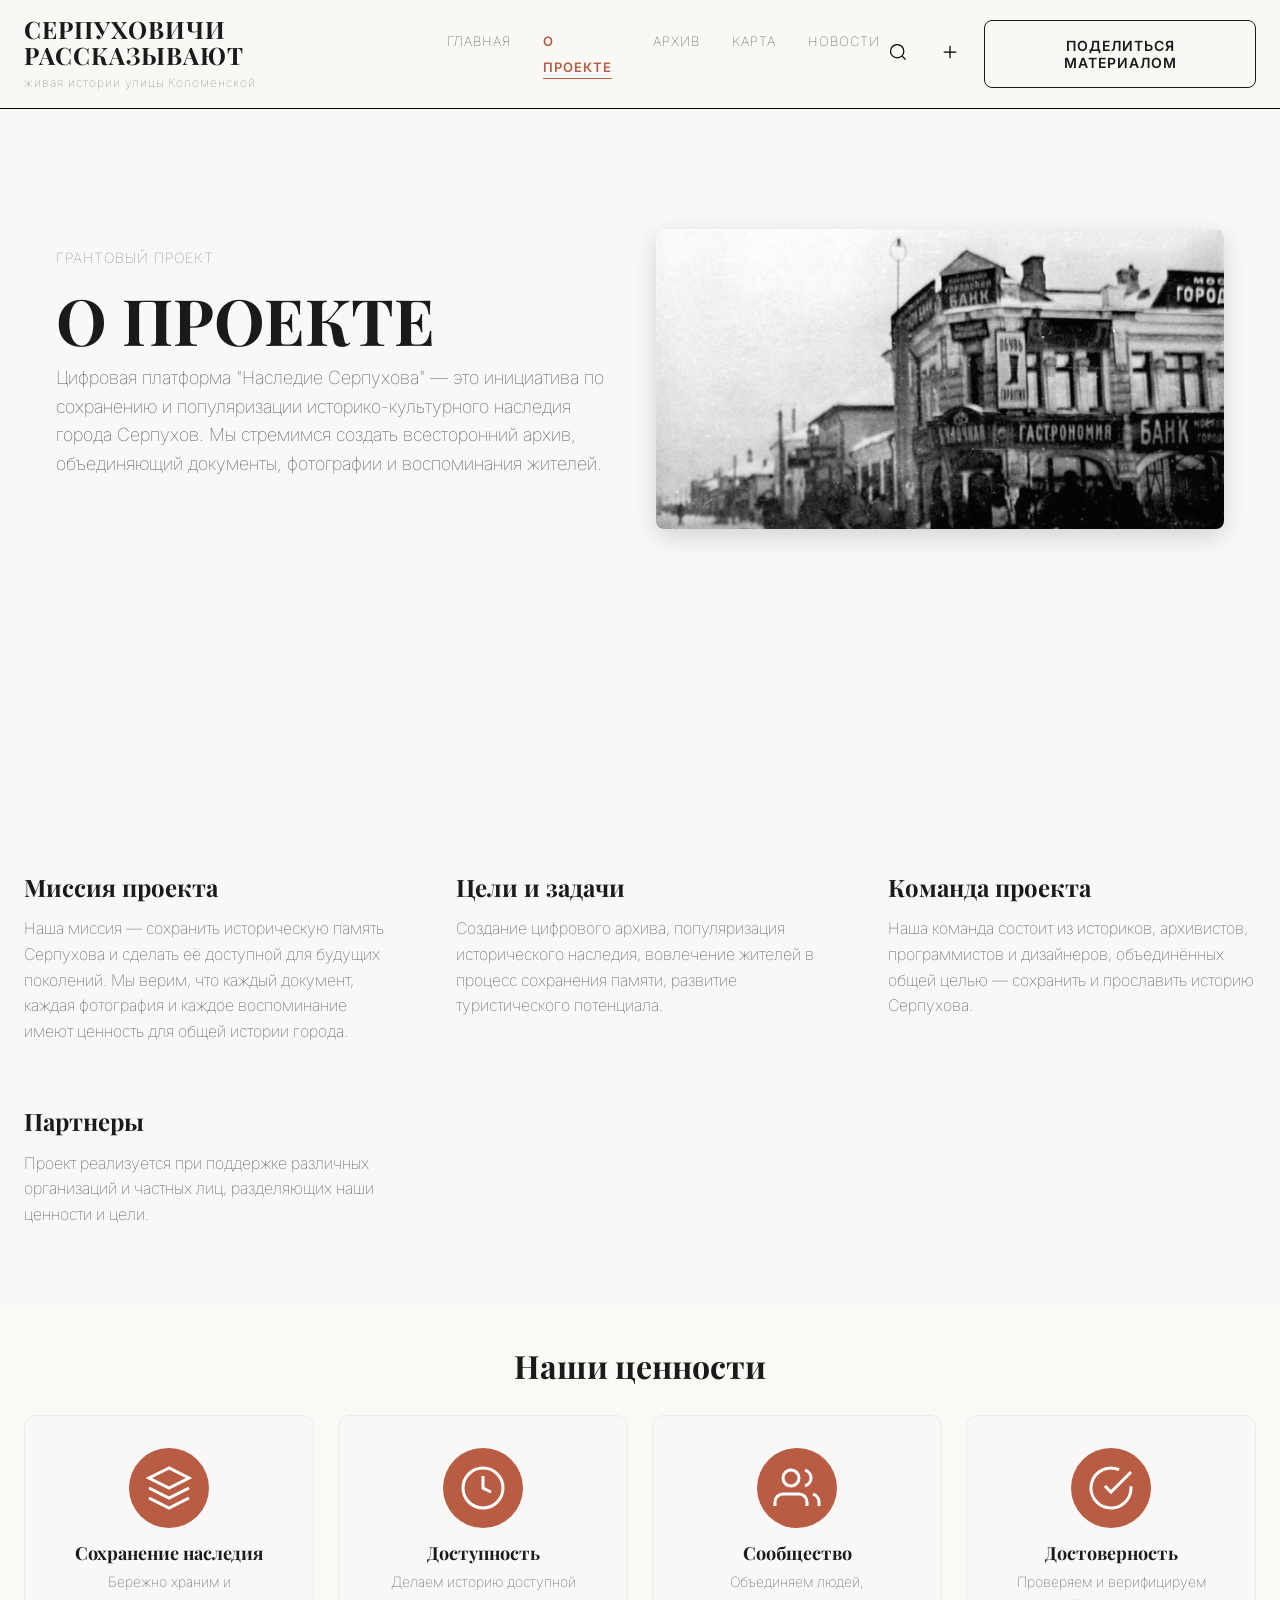
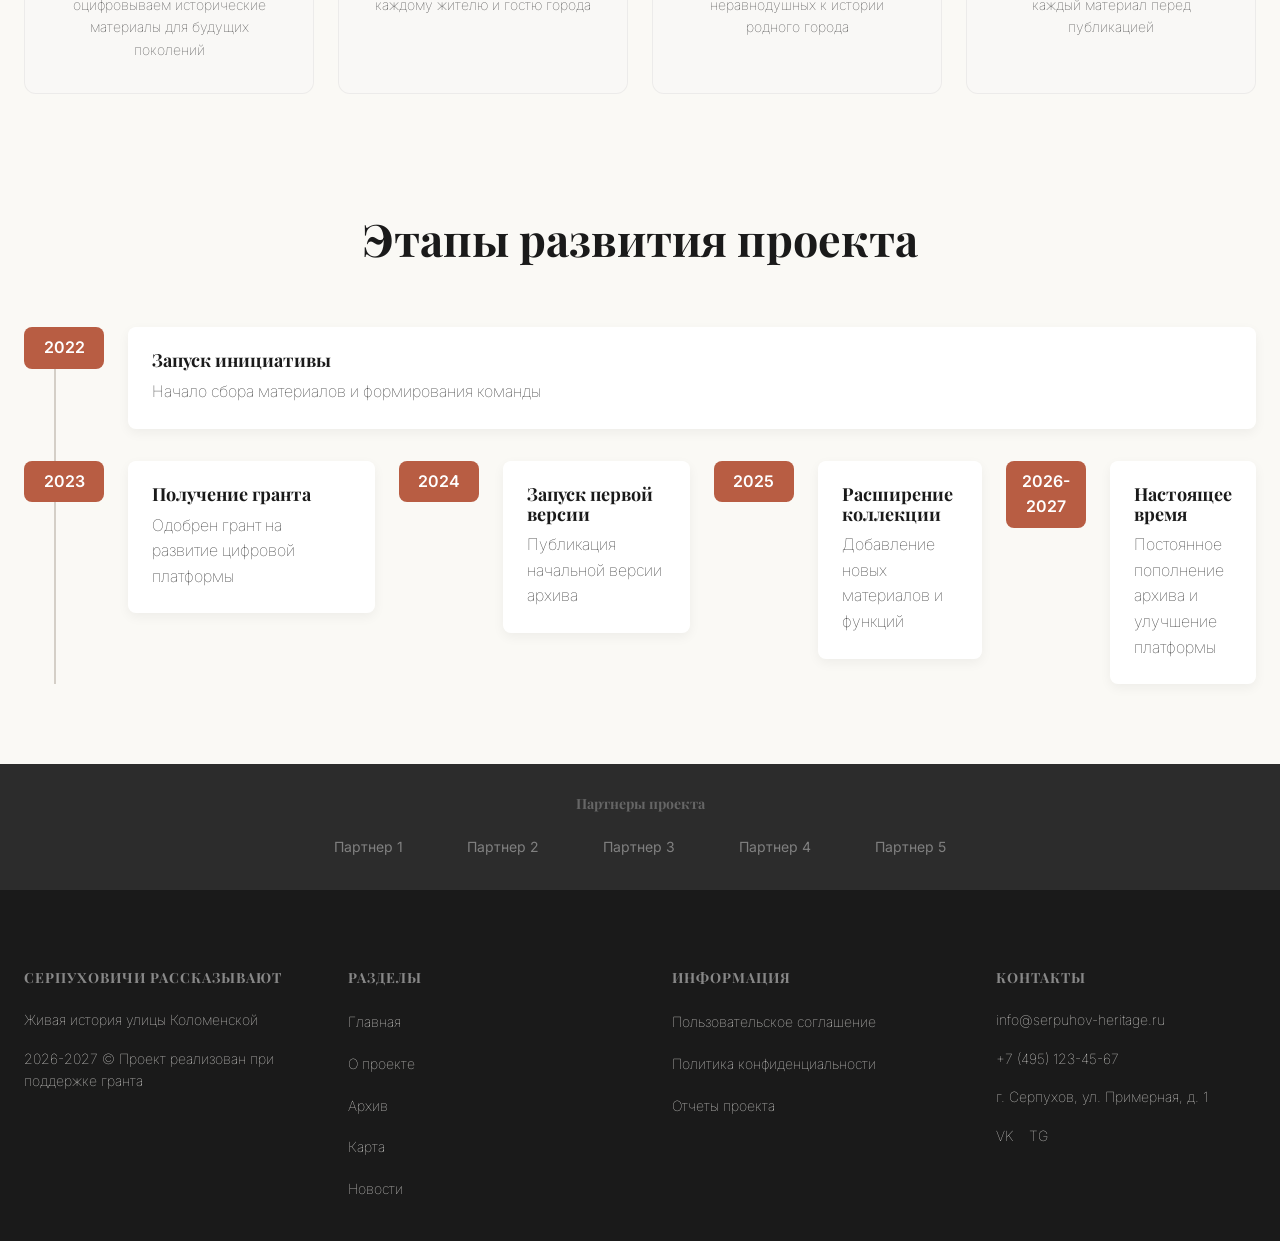
<file: about.html>
<!DOCTYPE html>
<html lang="ru">
<head>
    <meta charset="UTF-8">
    <meta name="viewport" content="width=device-width, initial-scale=1.0">
    <title>О проекте - Серпуховичи рассказывают</title>
    <link rel="stylesheet" href="css/styles.css">
    <link rel="stylesheet" href="css/animations.css">
    <link href="https://fonts.googleapis.com/css2?family=Playfair+Display:wght@400;700&family=Inter:wght@400;500;600&display=swap" rel="stylesheet">
</head>
<body>
    <main>
        <section class="hero about-hero">
            <div class="container">
                <div class="hero__content">
                    <div class="hero__text">
                        <span class="tag">ГРАНТОВЫЙ ПРОЕКТ</span>
                        <h1 class="hero__title">О ПРОЕКТЕ</h1>
                        <p class="hero__description">
                            Цифровая платформа "Наследие Серпухова" — это инициатива по сохранению и популяризации
                            историко-культурного наследия города Серпухов. Мы стремимся создать всесторонний архив,
                            объединяющий документы, фотографии и воспоминания жителей.
                        </p>
                    </div>
                    <div class="hero__image">
                        <img src="images/Вид на Коломенскую улицу.jpg" alt="Серпухов исторический" loading="lazy">
                    </div>
                </div>
            </div>
        </section>

        <section class="about-content">
            <div class="container">
                <div class="about-grid">
                    <div class="about-item">
                        <h3>Миссия проекта</h3>
                        <p>
                            Наша миссия — сохранить историческую память Серпухова и сделать её доступной для
                            будущих поколений. Мы верим, что каждый документ, каждая фотография и каждое
                            воспоминание имеют ценность для общей истории города.
                        </p>
                    </div>

                    <div class="about-item">
                        <h3>Цели и задачи</h3>
                        <p>
                            Создание цифрового архива, популяризация исторического наследия,
                            вовлечение жителей в процесс сохранения памяти, развитие туристического потенциала.
                        </p>
                    </div>

                    <div class="about-item">
                        <h3>Команда проекта</h3>
                        <p>
                            Наша команда состоит из историков, архивистов, программистов и дизайнеров,
                            объединённых общей целью — сохранить и прославить историю Серпухова.
                        </p>
                    </div>

                    <div class="about-item">
                        <h3>Партнеры</h3>
                        <p>
                            Проект реализуется при поддержке различных организаций и частных лиц,
                            разделяющих наши ценности и цели.
                        </p>
                    </div>
                </div>
            </div>
        </section>

        <section class="values-section">
            <div class="container">
                <h2>Наши ценности</h2>
                <div class="values-grid">
                    <div class="value-card">
                        <div class="value-icon">
                            <svg width="48" height="48" viewBox="0 0 24 24" fill="none" stroke="currentColor" stroke-width="1.5">
                                <path d="M12 2L2 7l10 5 10-5-10-5z"></path>
                                <path d="M2 17l10 5 10-5"></path>
                                <path d="M2 12l10 5 10-5"></path>
                            </svg>
                        </div>
                        <h4>Сохранение наследия</h4>
                        <p>Бережно храним и оцифровываем исторические материалы для будущих поколений</p>
                    </div>

                    <div class="value-card">
                        <div class="value-icon">
                            <svg width="48" height="48" viewBox="0 0 24 24" fill="none" stroke="currentColor" stroke-width="1.5">
                                <circle cx="12" cy="12" r="10"></circle>
                                <path d="M12 6v6l4 2"></path>
                            </svg>
                        </div>
                        <h4>Доступность</h4>
                        <p>Делаем историю доступной каждому жителю и гостю города</p>
                    </div>

                    <div class="value-card">
                        <div class="value-icon">
                            <svg width="48" height="48" viewBox="0 0 24 24" fill="none" stroke="currentColor" stroke-width="1.5">
                                <path d="M17 21v-2a4 4 0 0 0-4-4H5a4 4 0 0 0-4 4v2"></path>
                                <circle cx="9" cy="7" r="4"></circle>
                                <path d="M23 21v-2a4 4 0 0 0-3-3.87"></path>
                                <path d="M16 3.13a4 4 0 0 1 0 7.75"></path>
                            </svg>
                        </div>
                        <h4>Сообщество</h4>
                        <p>Объединяем людей, неравнодушных к истории родного города</p>
                    </div>

                    <div class="value-card">
                        <div class="value-icon">
                            <svg width="48" height="48" viewBox="0 0 24 24" fill="none" stroke="currentColor" stroke-width="1.5">
                                <path d="M22 11.08V12a10 10 0 1 1-5.93-9.14"></path>
                                <polyline points="22 4 12 14.01 9 11.01"></polyline>
                            </svg>
                        </div>
                        <h4>Достоверность</h4>
                        <p>Проверяем и верифицируем каждый материал перед публикацией</p>
                    </div>
                </div>
            </div>
        </section>

        <section class="timeline">
            <div class="container">
                <h2>Этапы развития проекта</h2>
                <div class="timeline-content">
                    <div class="timeline-item">
                        <div class="timeline-date">2022</div>
                        <div class="timeline-event">
                            <h4>Запуск инициативы</h4>
                            <p>Начало сбора материалов и формирования команды</p>
                        </div>
                    </div>
                    
                    <div class="timeline-item">
                        <div class="timeline-date">2023</div>
                        <div class="timeline-event">
                            <h4>Получение гранта</h4>
                            <p>Одобрен грант на развитие цифровой платформы</p>
                        </div>
                    
                    <div class="timeline-item">
                        <div class="timeline-date">2024</div>
                        <div class="timeline-event">
                            <h4>Запуск первой версии</h4>
                            <p>Публикация начальной версии архива</p>
                        </div>
                    
                    <div class="timeline-item">
                        <div class="timeline-date">2025</div>
                        <div class="timeline-event">
                            <h4>Расширение коллекции</h4>
                            <p>Добавление новых материалов и функций</p>
                        </div>
                    
                    <div class="timeline-item">
                        <div class="timeline-date">2026-2027</div>
                        <div class="timeline-event">
                            <h4>Настоящее время</h4>
                            <p>Постоянное пополнение архива и улучшение платформы</p>
                        </div>
                    </div>
                </div>
            </div>
        </section>
    </main>

    <!-- Modal Search -->
    <div id="search-modal" class="search-modal">
        <div class="search-modal__content">
            <button class="search-modal__close" aria-label="Закрыть поиск">&times;</button>
            <div class="search-modal__input-wrapper">
                <input type="text" id="global-search-input" placeholder="Поиск по архиву, новостям и карте..." autofocus>
                <svg width="24" height="24" viewBox="0 0 24 24" fill="none" stroke="currentColor" stroke-width="2">
                    <circle cx="11" cy="11" r="8"></circle>
                    <line x1="21" y1="21" x2="16.65" y2="16.65"></line>
                </svg>
            </div>
            <div id="search-modal-results" class="search-modal__results">
                <!-- Results will be injected here -->
            </div>
        </div>
    </div>

    <!-- Modal Share Form -->
    <div id="share-modal" class="search-modal share-modal">
        <div class="search-modal__content share-modal__content" style="background: white; border-radius: 8px; padding: 24px; position: relative;">
            <button class="search-modal__close share-modal__close" aria-label="Закрыть" style="top: 10px; right: 10px;">&times;</button>
            <div class="participation-text" style="margin-bottom: 24px; text-align: center;">
                <h2>Поделиться материалом</h2>
                <p style="font-size: 14px; color: #666;">Станьте соавтором цифрового архива. Заполните форму ниже.</p>
            </div>
            <div class="participation-form">
                <form class="form">
                    <input type="text" placeholder="Ваше имя" class="form-input">
                    <input type="email" placeholder="Email для связи" class="form-input">
                    <textarea placeholder="Расскажите о материале" class="form-textarea" style="min-height: 80px;"></textarea>

                    <div class="upload-area" style="padding: 16px;">
                        <svg width="24" height="24" viewBox="0 0 24 24" fill="none" stroke="currentColor" stroke-width="2">
                            <path d="M21 15v4a2 2 0 0 1-2 2H5a2 2 0 0 1-2-2v-4"></path>
                            <polyline points="17 8 12 3 7 8"></polyline>
                            <line x1="12" y1="3" x2="12" y2="15"></line>
                        </svg>
                        <p style="font-size: 12px;">Нажмите или перетащите файлы сюда</p>
                    </div>

                    <button type="submit" class="btn btn--primary btn--full" style="margin-top: 16px;">Отправить на модерацию</button>
                </form>
            </div>
        </div>
    </div>

    <script src="js/index.js" type="module"></script>
</body>

</html>
</file>
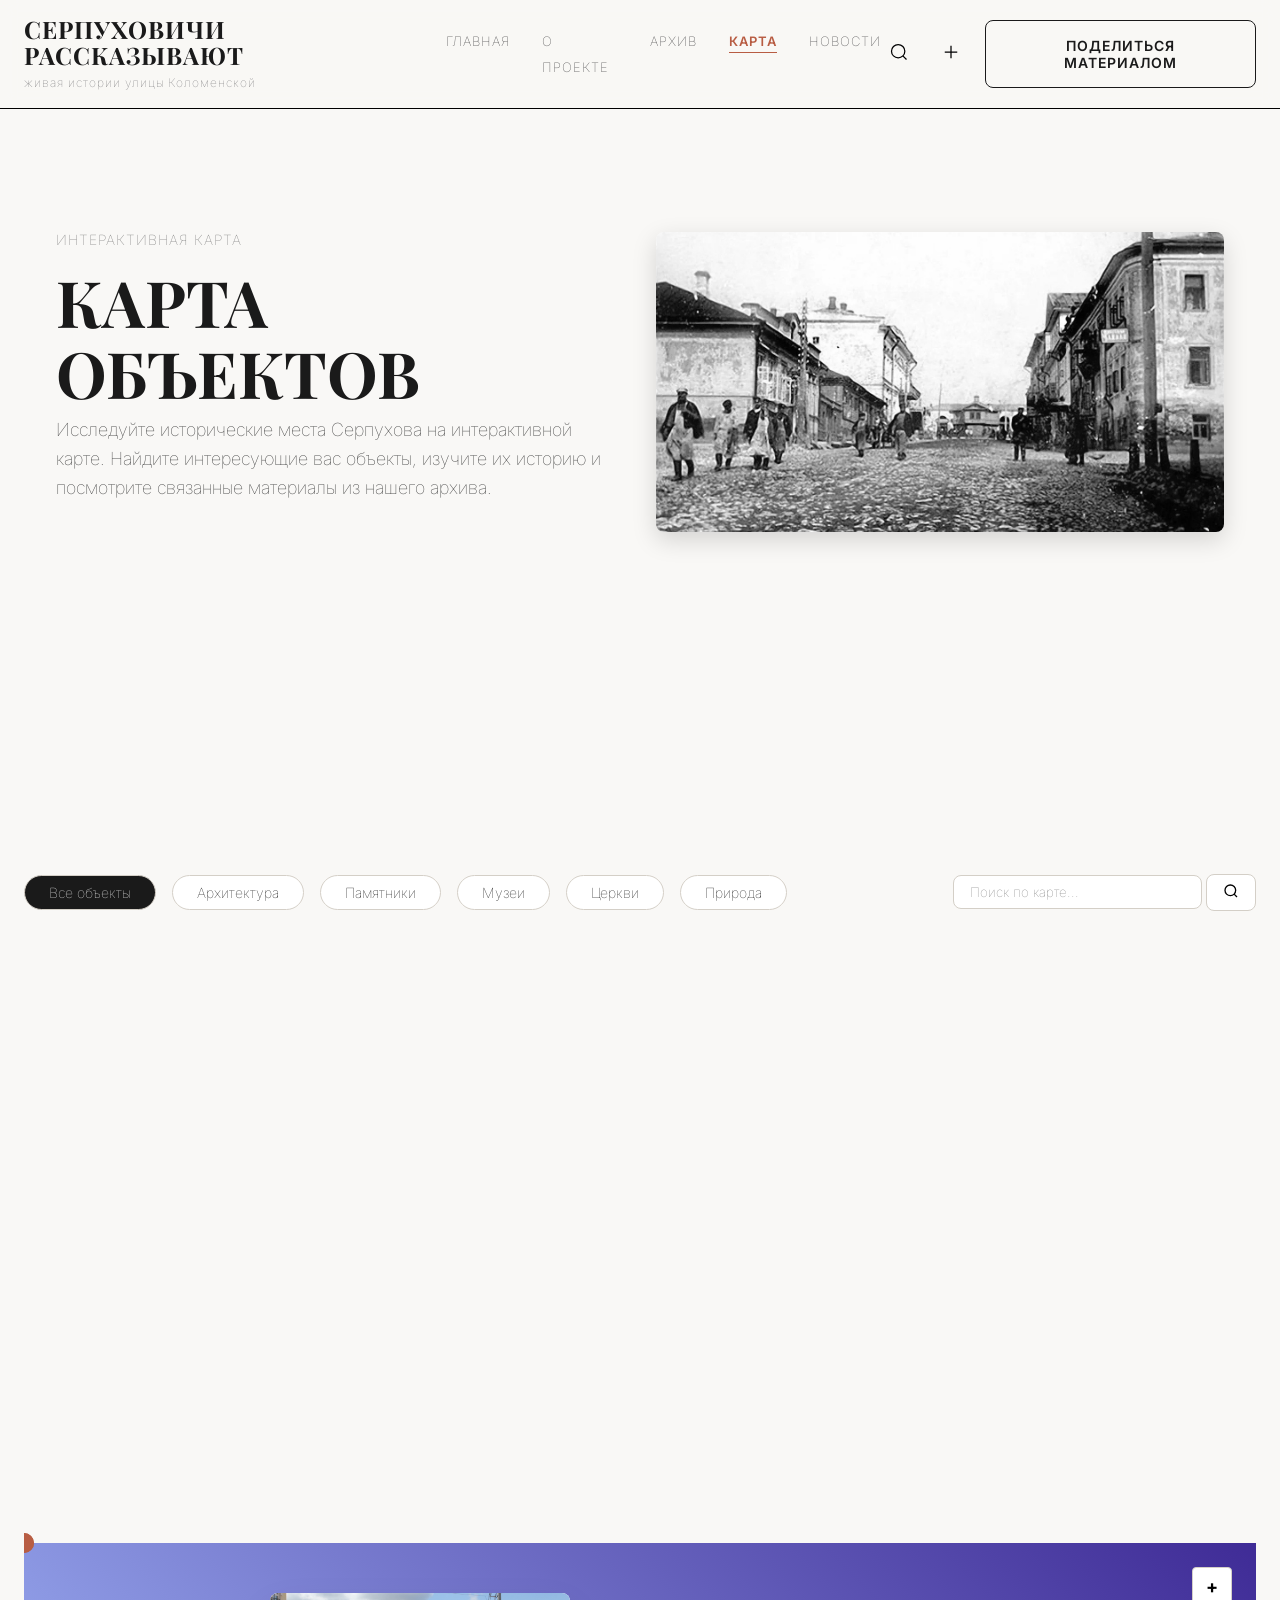
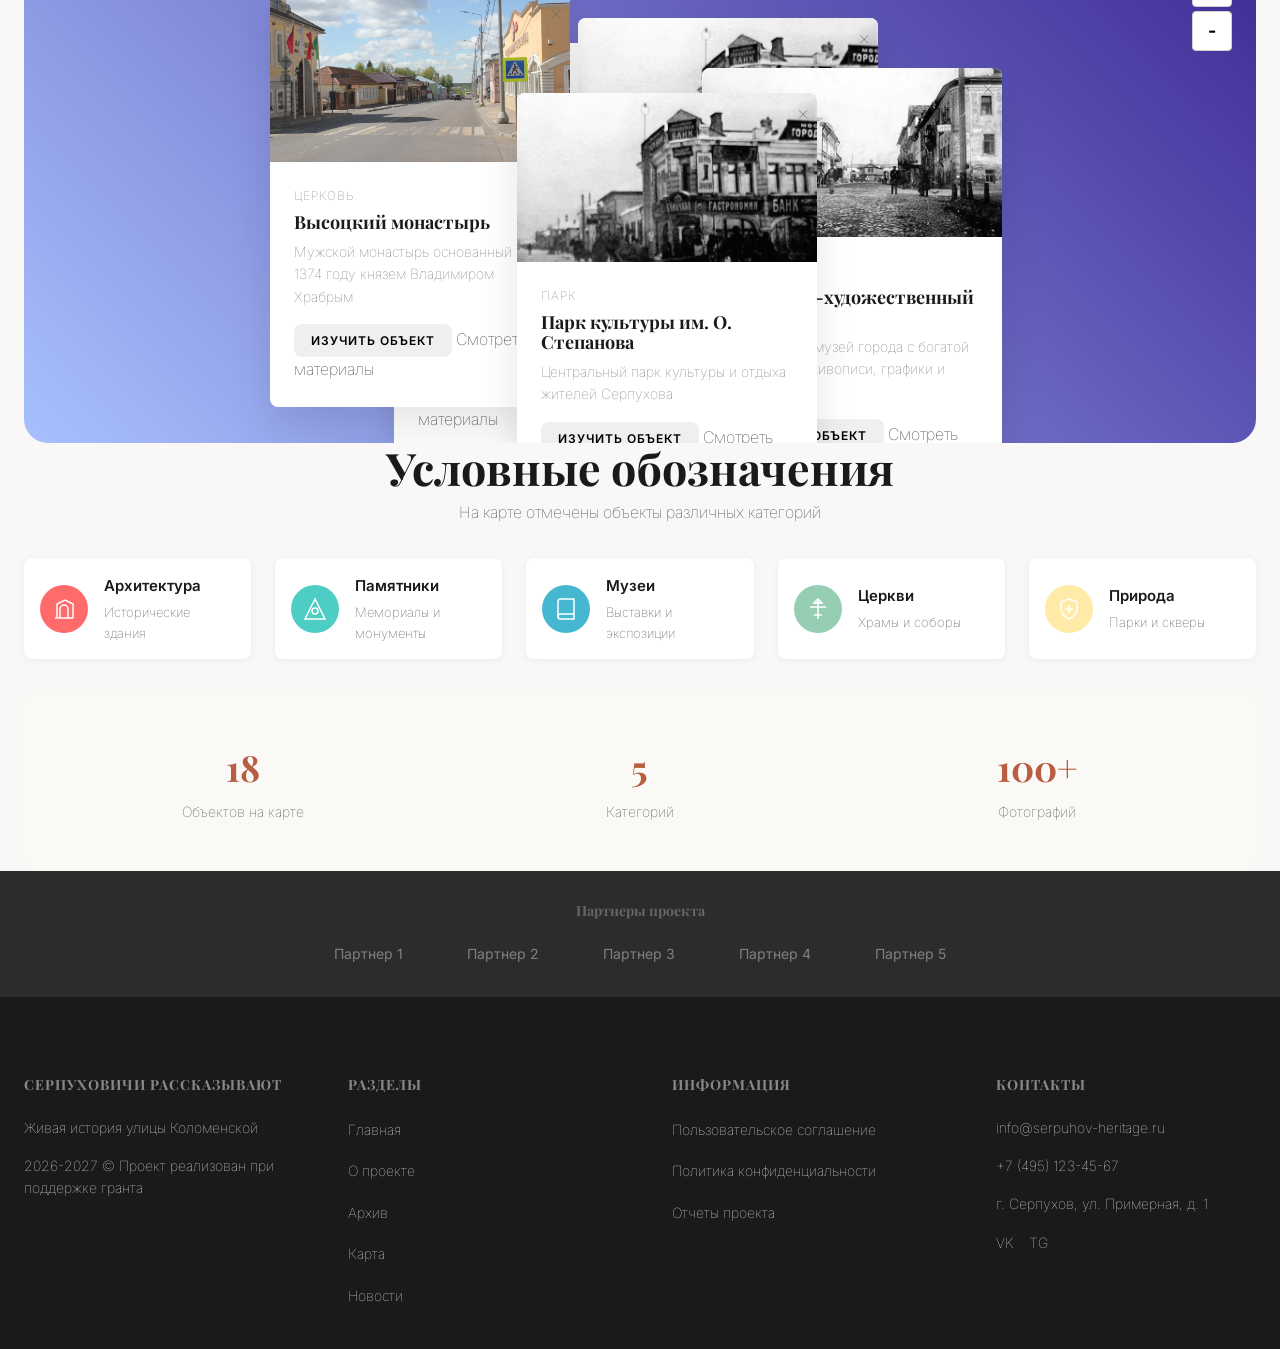
<file: map.html>
<!DOCTYPE html>
<html lang="ru">
<head>
    <meta charset="UTF-8">
    <meta name="viewport" content="width=device-width, initial-scale=1.0">
    <title>Карта объектов - Серпуховичи рассказывают</title>
    <link rel="stylesheet" href="css/styles.css">
    <link rel="stylesheet" href="css/animations.css">
    <link href="https://fonts.googleapis.com/css2?family=Playfair+Display:wght@400;700&family=Inter:wght@400;500;600&display=swap" rel="stylesheet">
    <script src="https://api-maps.yandex.ru/2.1/?apikey=c18dae1d-c4d3-4e89-9e8c-55dcbfebc023&lang=ru_RU" type="text/javascript"></script>
</head>
<body>
    <main>
        <section class="hero map-hero">
            <div class="container">
                <div class="hero__content">
                    <div class="hero__text">
                        <span class="tag">ИНТЕРАКТИВНАЯ КАРТА</span>
                        <h1 class="hero__title">КАРТА ОБЪЕКТОВ</h1>
                        <p class="hero__description">
                            Исследуйте исторические места Серпухова на интерактивной карте.
                            Найдите интересующие вас объекты, изучите их историю и посмотрите
                            связанные материалы из нашего архива.
                        </p>
                    </div>
                    <div class="hero__image">
                        <img src="images/image.png" alt="Карта Серпухова" loading="lazy">
                    </div>
                </div>
            </div>
        </section>

        <section class="map-controls">
            <div class="container">
                <div class="controls-bar">
                    <div class="filter-categories">
                        <button class="category-btn active">Все объекты</button>
                        <button class="category-btn">Архитектура</button>
                        <button class="category-btn">Памятники</button>
                        <button class="category-btn">Музеи</button>
                        <button class="category-btn">Церкви</button>
                        <button class="category-btn">Природа</button>
                    </div>
                    
                    <div class="map-search">
                        <input type="text" placeholder="Поиск по карте..." class="search-input">
                        <button class="search-btn">
                            <svg width="16" height="16" viewBox="0 0 24 24" fill="none" stroke="currentColor" stroke-width="2">
                                <circle cx="11" cy="11" r="8"></circle>
                                <line x1="21" y1="21" x2="16.65" y2="16.65"></line>
                            </svg>
                        </button>
                    </div>
                </div>
            </div>
        </section>

        <section class="interactive-map">
            <div class="container">
                <div class="map-container">
                    <div id="yandex-map" style="width: 100%; height: 600px;"></div>
                    <div class="map-placeholder">
                        <!-- Стилизованная карта (запасная) -->
                        <div class="map-controls-overlay">
                            <button class="map-zoom-btn zoom-in">+</button>
                            <button class="map-zoom-btn zoom-out">-</button>
                        </div>
                        
                        <!-- Пины на карте -->
                        <div class="map-pin pin-1 pulse-animation" data-object="soberna-gora">
                            <div class="pin-content">1</div>
                        </div>
                        <div class="map-pin pin-2 pulse-animation" data-object="spassky-sobor">
                            <div class="pin-content">2</div>
                        </div>
                        <div class="map-pin pin-3 pulse-animation" data-object="muzei">
                            <div class="pin-content">3</div>
                        </div>
                        <div class="map-pin pin-4 pulse-animation" data-object="park-kultury">
                            <div class="pin-content">4</div>
                        </div>
                        <div class="map-pin pin-5 pulse-animation" data-object="istoricheskiy-arxiv">
                            <div class="pin-content">5</div>
                        </div>
                        
                        <!-- Popup карточки -->
                        <div class="map-popup popup-1" data-object="soberna-gora">
                            <div class="popup-image" style="background-image: url('images/image.png');"></div>
                            <button class="popup-close">×</button>
                            <div class="popup-content">
                                <span class="popup-tag">Архитектура</span>
                                <h3>Соборная гора</h3>
                                <p>Одно из самых известных мест в истории Серпухова. Древний кремль города</p>
                                <button class="btn btn--small">Изучить объект</button>
                                <a href="#" class="btn-link">Смотреть материалы </a>
                            </div>
                        </div>

                        <div class="map-popup popup-2" data-object="spassky-sobor">
                            <div class="popup-image" style="background-image: url('images/Вид на Коломенскую улицу.jpg');"></div>
                            <button class="popup-close">×</button>
                            <div class="popup-content">
                                <span class="popup-tag">Архитектура</span>
                                <h3>Спасо-Преображенский собор</h3>
                                <p>Главный храм города, построенный в XVII веке на Соборной горе</p>
                                <button class="btn btn--small">Изучить объект</button>
                                <a href="#" class="btn-link">Смотреть материалы </a>
                            </div>
                        </div>
                        
                        <div class="map-popup popup-3" data-object="vysotsky-mon">
                            <div class="popup-image" style="background-image: url('images/h-45559.jpg');"></div>
                            <button class="popup-close">×</button>
                            <div class="popup-content">
                                <span class="popup-tag">Церковь</span>
                                <h3>Высоцкий монастырь</h3>
                                <p>Мужской монастырь основанный в 1374 году князем Владимиром Храбрым</p>
                                <button class="btn btn--small">Изучить объект</button>
                                <a href="#" class="btn-link">Смотреть материалы </a>
                            </div>
                        </div>
                        
                        <div class="map-popup popup-4" data-object="muzei">
                            <div class="popup-image" style="background-image: url('images/image.png');"></div>
                            <button class="popup-close">×</button>
                            <div class="popup-content">
                                <span class="popup-tag">Музей</span>
                                <h3>Историко-художественный музей</h3>
                                <p>Крупнейший музей города с богатой коллекцией живописи, графики и скульптуры</p>
                                <button class="btn btn--small">Изучить объект</button>
                                <a href="#" class="btn-link">Смотреть материалы </a>
                            </div>
                        </div>
                        
                        <div class="map-popup popup-5" data-object="park-kultury">
                            <div class="popup-image" style="background-image: url('images/Вид на Коломенскую улицу.jpg');"></div>
                            <button class="popup-close">×</button>
                            <div class="popup-content">
                                <span class="popup-tag">Парк</span>
                                <h3>Парк культуры им. О. Степанова</h3>
                                <p>Центральный парк культуры и отдыха жителей Серпухова</p>
                                <button class="btn btn--small">Изучить объект</button>
                                <a href="#" class="btn-link">Смотреть материалы </a>
                            </div>
                        </div>
                    </div>
                </div>
            </div>
        </section>

        <section class="map-legends">
            <div class="container">
                <div class="section-header">
                    <h2>Условные обозначения</h2>
                    <p class="section-subtitle">На карте отмечены объекты различных категорий</p>
                </div>
                
                <div class="legends-grid">
                    <div class="legend-item">
                        <div class="legend-icon arch-color">
                            <svg width="24" height="24" viewBox="0 0 24 24" fill="none" stroke="currentColor" stroke-width="2">
                                <path d="M3 21h18M5 21V7l8-4 8 4v14M8 21v-9a4 4 0 0 1 4-4v0a4 4 0 0 1 4 4v9"/>
                            </svg>
                        </div>
                        <div class="legend-info">
                            <span class="legend-title">Архитектура</span>
                            <span class="legend-desc">Исторические здания</span>
                        </div>
                    </div>
                    
                    <div class="legend-item">
                        <div class="legend-icon monum-color">
                            <svg width="24" height="24" viewBox="0 0 24 24" fill="none" stroke="currentColor" stroke-width="2">
                                <path d="M12 2L2 22h20L12 2z"/>
                                <circle cx="12" cy="14" r="3"/>
                            </svg>
                        </div>
                        <div class="legend-info">
                            <span class="legend-title">Памятники</span>
                            <span class="legend-desc">Мемориалы и монументы</span>
                        </div>
                    </div>
                    
                    <div class="legend-item">
                        <div class="legend-icon museum-color">
                            <svg width="24" height="24" viewBox="0 0 24 24" fill="none" stroke="currentColor" stroke-width="2">
                                <path d="M4 19.5A2.5 2.5 0 0 1 6.5 17H20"/>
                                <path d="M6.5 2H20v20H6.5A2.5 2.5 0 0 1 4 19.5v-15A2.5 2.5 0 0 1 6.5 2z"/>
                            </svg>
                        </div>
                        <div class="legend-info">
                            <span class="legend-title">Музеи</span>
                            <span class="legend-desc">Выставки и экспозиции</span>
                        </div>
                    </div>
                    
                    <div class="legend-item">
                        <div class="legend-icon church-color">
                            <svg width="24" height="24" viewBox="0 0 24 24" fill="none" stroke="currentColor" stroke-width="2">
                                <path d="M12 2v20M8 6h8M8 18h8M4 10h16"/>
                                <path d="M12 2l-4 4h8l-4-4z"/>
                            </svg>
                        </div>
                        <div class="legend-info">
                            <span class="legend-title">Церкви</span>
                            <span class="legend-desc">Храмы и соборы</span>
                        </div>
                    </div>
                    
                    <div class="legend-item">
                        <div class="legend-icon nature-color">
                            <svg width="24" height="24" viewBox="0 0 24 24" fill="none" stroke="currentColor" stroke-width="2">
                                <path d="M12 22s8-4 8-10V5l-8-3-8 3v7c0 6 8 10 8 10z"/>
                                <path d="M12 8v8M8 12h8"/>
                            </svg>
                        </div>
                        <div class="legend-info">
                            <span class="legend-title">Природа</span>
                            <span class="legend-desc">Парки и скверы</span>
                        </div>
                    </div>
                </div>
                
                <div class="map-stats">
                    <div class="map-stat-item">
                        <span class="map-stat-number">18</span>
                        <span class="map-stat-label">Объектов на карте</span>
                    </div>
                    <div class="map-stat-item">
                        <span class="map-stat-number">5</span>
                        <span class="map-stat-label">Категорий</span>
                    </div>
                    <div class="map-stat-item">
                        <span class="map-stat-number">100+</span>
                        <span class="map-stat-label">Фотографий</span>
                    </div>
                </div>
            </div>
        </section>
    </main>

    <!-- Modal Search -->
    <div id="search-modal" class="search-modal">
        <div class="search-modal__content">
            <button class="search-modal__close" aria-label="Закрыть поиск">&times;</button>
            <div class="search-modal__input-wrapper">
                <input type="text" id="global-search-input" placeholder="Поиск по архиву, новостям и карте..." autofocus>
                <svg width="24" height="24" viewBox="0 0 24 24" fill="none" stroke="currentColor" stroke-width="2">
                    <circle cx="11" cy="11" r="8"></circle>
                    <line x1="21" y1="21" x2="16.65" y2="16.65"></line>
                </svg>
            </div>
            <div id="search-modal-results" class="search-modal__results">
                <!-- Results will be injected here -->
            </div>
        </div>
    </div>

    <!-- Modal Share Form -->
    <div id="share-modal" class="search-modal share-modal">
        <div class="search-modal__content share-modal__content" style="background: white; border-radius: 8px; padding: 24px; position: relative;">
            <button class="search-modal__close share-modal__close" aria-label="Закрыть" style="top: 10px; right: 10px;">&times;</button>
            <div class="participation-text" style="margin-bottom: 24px; text-align: center;">
                <h2>Поделиться материалом</h2>
                <p style="font-size: 14px; color: #666;">Станьте соавтором цифрового архива. Заполните форму ниже.</p>
            </div>
            <div class="participation-form">
                <form class="form">
                    <input type="text" placeholder="Ваше имя" class="form-input">
                    <input type="email" placeholder="Email для связи" class="form-input">
                    <textarea placeholder="Расскажите о материале" class="form-textarea" style="min-height: 80px;"></textarea>

                    <div class="upload-area" style="padding: 16px;">
                        <svg width="24" height="24" viewBox="0 0 24 24" fill="none" stroke="currentColor" stroke-width="2">
                            <path d="M21 15v4a2 2 0 0 1-2 2H5a2 2 0 0 1-2-2v-4"></path>
                            <polyline points="17 8 12 3 7 8"></polyline>
                            <line x1="12" y1="3" x2="12" y2="15"></line>
                        </svg>
                        <p style="font-size: 12px;">Нажмите или перетащите файлы сюда</p>
                    </div>

                    <button type="submit" class="btn btn--primary btn--full" style="margin-top: 16px;">Отправить на модерацию</button>
                </form>
            </div>
        </div>
    </div>

    <script src="js/index.js" type="module"></script>
</body>

</html>
</file>
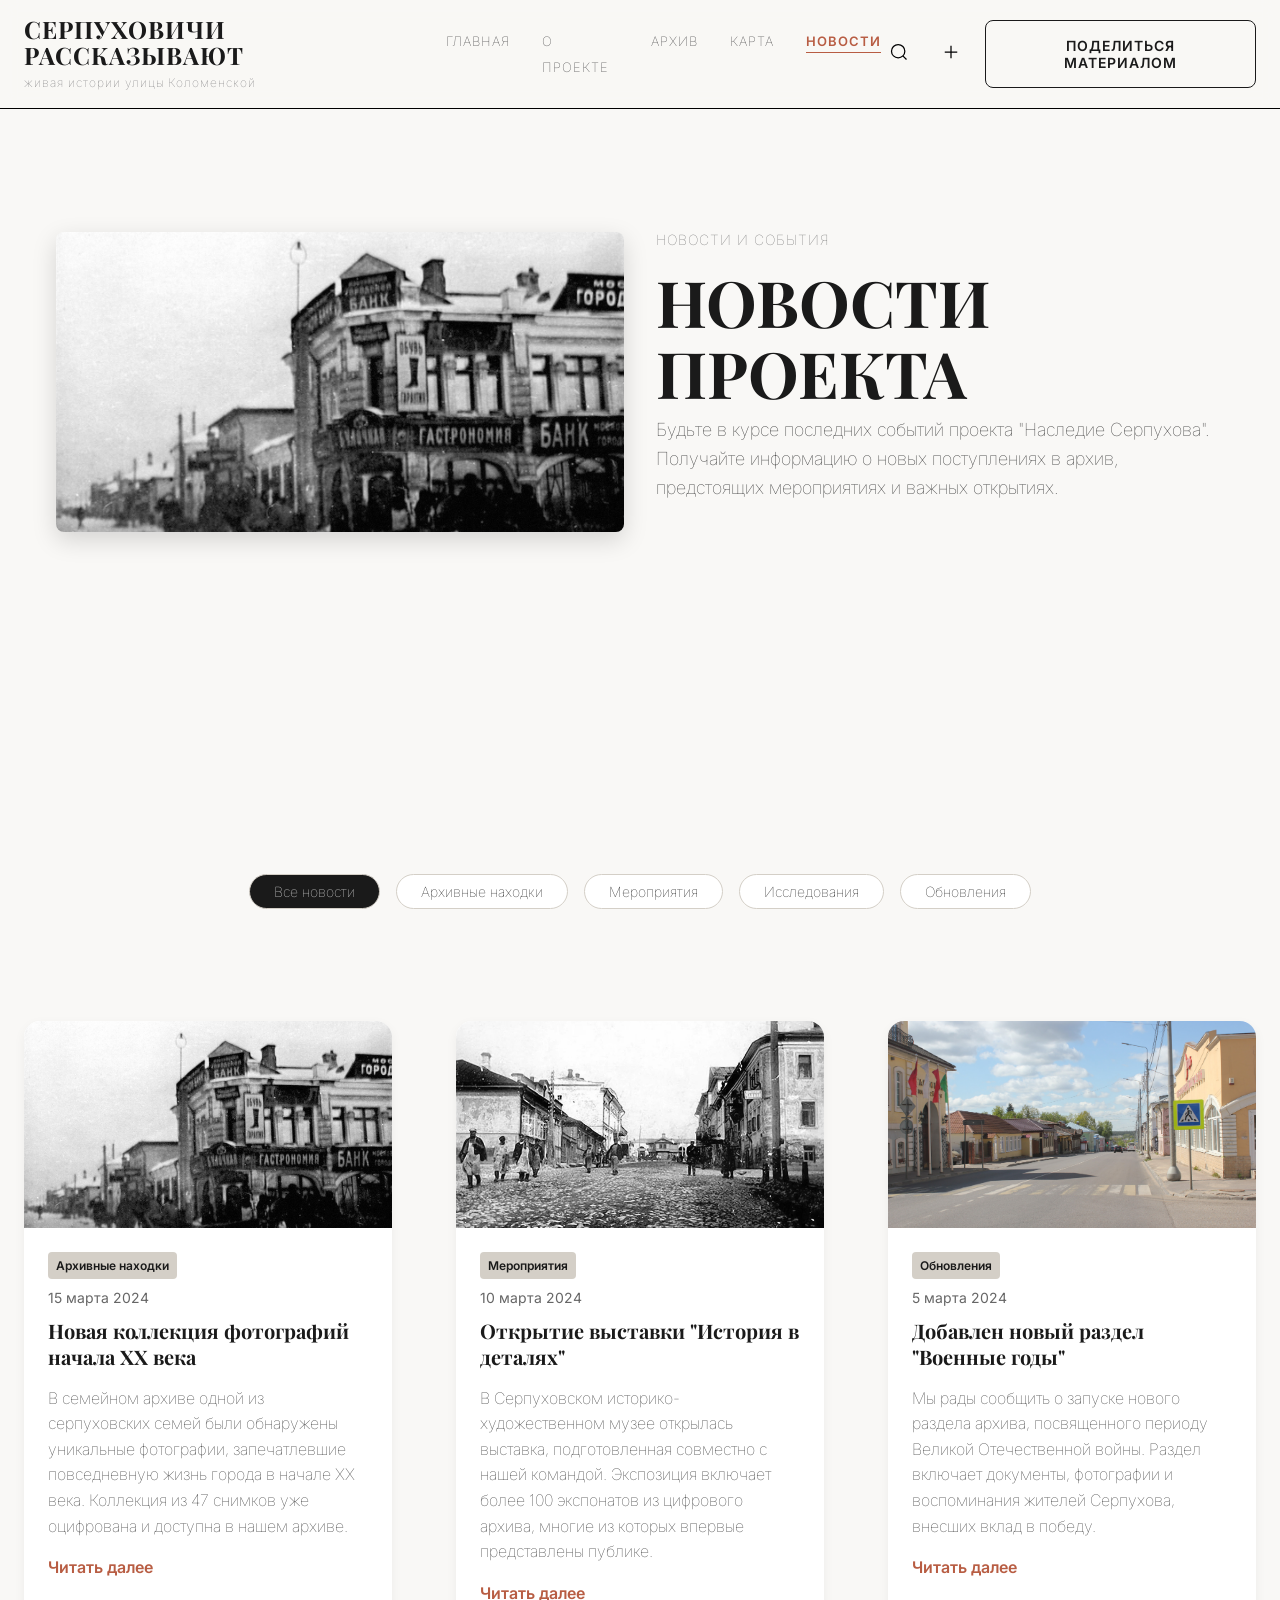
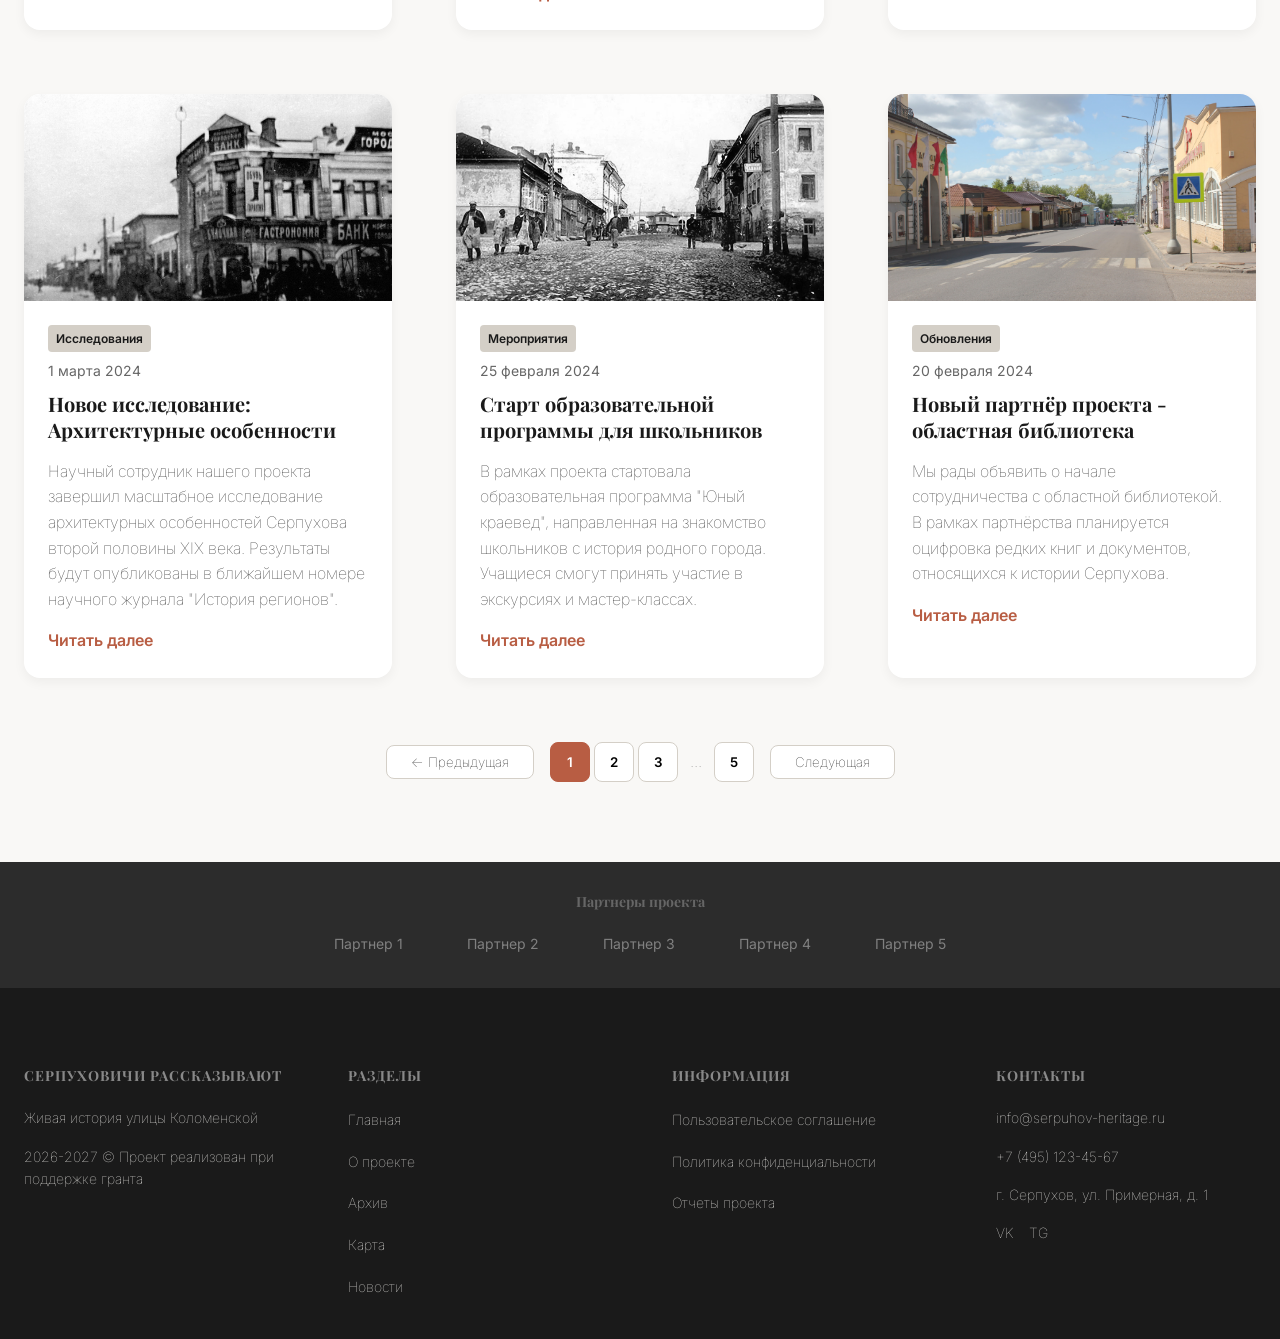
<file: news.html>
<!DOCTYPE html>
<html lang="ru">
<head>
    <meta charset="UTF-8">
    <meta name="viewport" content="width=device-width, initial-scale=1.0">
    <title>Новости - Серпуховичи рассказывают</title>
    <link rel="stylesheet" href="css/styles.css">
    <link rel="stylesheet" href="css/animations.css">
    <link href="https://fonts.googleapis.com/css2?family=Playfair+Display:wght@400;700&family=Inter:wght@400;500;600&display=swap" rel="stylesheet">
</head>
<body>
    <main>
        <section class="hero news-hero">
            <div class="container">
                <div class="hero__content">
                    <div class="hero__text">
                        <span class="tag">НОВОСТИ И СОБЫТИЯ</span>
                        <h1 class="hero__title">НОВОСТИ ПРОЕКТА</h1>
                        <p class="hero__description">
                            Будьте в курсе последних событий проекта "Наследие Серпухова".
                            Получайте информацию о новых поступлениях в архив, предстоящих
                            мероприятиях и важных открытиях.
                        </p>
                    </div>
                    <div class="hero__image">
                        <img src="images/Вид на Коломенскую улицу.jpg" alt="Новости проекта" loading="lazy">
                    </div>
                </div>
            </div>
        </section>

        <section class="news-filters">
            <div class="container">
                <div class="filter-bar">
                    <button class="filter-btn active">Все новости</button>
                    <button class="filter-btn">Архивные находки</button>
                    <button class="filter-btn">Мероприятия</button>
                    <button class="filter-btn">Исследования</button>
                    <button class="filter-btn">Обновления</button>
                </div>
            </div>
        </section>

        <section class="news-grid-section">
            <div class="container">
                <div class="news-grid">
                    <article class="news-card">
                        <div class="card-image">
                            <img src="images/Вид на Коломенскую улицу.jpg" alt="Новая архивная находка" loading="lazy">
                        </div>
                        <div class="card-content">
                            <span class="news-tag">Архивные находки</span>
                            <time class="news-date">15 марта 2024</time>
                            <h3 class="news-title">Новая коллекция фотографий начала XX века</h3>
                            <p class="news-excerpt">
                                В семейном архиве одной из серпуховских семей были обнаружены
                                уникальные фотографии, запечатлевшие повседневную жизнь
                                города в начале XX века. Коллекция из 47 снимков уже
                                оцифрована и доступна в нашем архиве.
                            </p>
                            <a href="#" class="read-more">Читать далее </a>
                        </div>
                    </article>

                    <article class="news-card">
                        <div class="card-image">
                            <img src="images/image.png" alt="Выставка в музее" loading="lazy">
                        </div>
                        <div class="card-content">
                            <span class="news-tag">Мероприятия</span>
                            <time class="news-date">10 марта 2024</time>
                            <h3 class="news-title">Открытие выставки "История в деталях"</h3>
                            <p class="news-excerpt">
                                В Серпуховском историко-художественном музее открылась
                                выставка, подготовленная совместно с нашей командой.
                                Экспозиция включает более 100 экспонатов из цифрового архива,
                                многие из которых впервые представлены публике.
                            </p>
                            <a href="#" class="read-more">Читать далее </a>
                        </div>
                    </article>

                    <article class="news-card">
                        <div class="card-image">
                            <img src="images/h-45559.jpg" alt="Новый раздел архива" loading="lazy">
                        </div>
                        <div class="card-content">
                            <span class="news-tag">Обновления</span>
                            <time class="news-date">5 марта 2024</time>
                            <h3 class="news-title">Добавлен новый раздел "Военные годы"</h3>
                            <p class="news-excerpt">
                                Мы рады сообщить о запуске нового раздела архива, посвященного
                                периоду Великой Отечественной войны. Раздел включает документы,
                                фотографии и воспоминания жителей Серпухова, внесших вклад
                                в победу.
                            </p>
                            <a href="#" class="read-more">Читать далее </a>
                        </div>
                    </article>

                    <article class="news-card">
                        <div class="card-image">
                            <img src="images/Вид на Коломенскую улицу.jpg" alt="Исследовательская работа" loading="lazy">
                        </div>
                        <div class="card-content">
                            <span class="news-tag">Исследования</span>
                            <time class="news-date">1 марта 2024</time>
                            <h3 class="news-title">Новое исследование: Архитектурные особенности</h3>
                            <p class="news-excerpt">
                                Научный сотрудник нашего проекта завершил масштабное
                                исследование архитектурных особенностей Серпухова второй
                                половины XIX века. Результаты будут опубликованы в
                                ближайшем номере научного журнала "История регионов".
                            </p>
                            <a href="#" class="read-more">Читать далее </a>
                        </div>
                    </article>

                    <article class="news-card">
                        <div class="card-image">
                            <img src="images/image.png" alt="Образовательная программа" loading="lazy">
                        </div>
                        <div class="card-content">
                            <span class="news-tag">Мероприятия</span>
                            <time class="news-date">25 февраля 2024</time>
                            <h3 class="news-title">Старт образовательной программы для школьников</h3>
                            <p class="news-excerpt">
                                В рамках проекта стартовала образовательная программа
                                "Юный краевед", направленная на знакомство школьников
                                с историей родного города. Учащиеся смогут принять участие
                                в экскурсиях и мастер-классах.
                            </p>
                            <a href="#" class="read-more">Читать далее </a>
                        </div>
                    </article>

                    <article class="news-card">
                        <div class="card-image">
                            <img src="images/h-45559.jpg" alt="Новый партнёр" loading="lazy">
                        </div>
                        <div class="card-content">
                            <span class="news-tag">Обновления</span>
                            <time class="news-date">20 февраля 2024</time>
                            <h3 class="news-title">Новый партнёр проекта - областная библиотека</h3>
                            <p class="news-excerpt">
                                Мы рады объявить о начале сотрудничества с областной
                                библиотекой. В рамках партнёрства планируется оцифровка
                                редких книг и документов, относящихся к истории Серпухова.
                            </p>
                            <a href="#" class="read-more">Читать далее </a>
                        </div>
                    </article>
                </div>
                
                <div class="pagination">
                    <button class="pagination-btn">← Предыдущая</button>
                    <span class="pagination-numbers">
                        <button class="pagination-number active">1</button>
                        <button class="pagination-number">2</button>
                        <button class="pagination-number">3</button>
                        <span class="pagination-dots">...</span>
                        <button class="pagination-number">5</button>
                    </span>
                    <button class="pagination-btn">Следующая </button>
                </div>
            </div>
        </section>
    </main>

    <!-- Modal Search -->
    <div id="search-modal" class="search-modal">
        <div class="search-modal__content">
            <button class="search-modal__close" aria-label="Закрыть поиск">&times;</button>
            <div class="search-modal__input-wrapper">
                <input type="text" id="global-search-input" placeholder="Поиск по архиву, новостям и карте..." autofocus>
                <svg width="24" height="24" viewBox="0 0 24 24" fill="none" stroke="currentColor" stroke-width="2">
                    <circle cx="11" cy="11" r="8"></circle>
                    <line x1="21" y1="21" x2="16.65" y2="16.65"></line>
                </svg>
            </div>
            <div id="search-modal-results" class="search-modal__results">
                <!-- Results will be injected here -->
            </div>
        </div>
    </div>

    <!-- Modal Share Form -->
    <div id="share-modal" class="search-modal share-modal">
        <div class="search-modal__content share-modal__content" style="background: white; border-radius: 8px; padding: 24px; position: relative;">
            <button class="search-modal__close share-modal__close" aria-label="Закрыть" style="top: 10px; right: 10px;">&times;</button>
            <div class="participation-text" style="margin-bottom: 24px; text-align: center;">
                <h2>Поделиться материалом</h2>
                <p style="font-size: 14px; color: #666;">Станьте соавтором цифрового архива. Заполните форму ниже.</p>
            </div>
            <div class="participation-form">
                <form class="form">
                    <input type="text" placeholder="Ваше имя" class="form-input">
                    <input type="email" placeholder="Email для связи" class="form-input">
                    <textarea placeholder="Расскажите о материале" class="form-textarea" style="min-height: 80px;"></textarea>

                    <div class="upload-area" style="padding: 16px;">
                        <svg width="24" height="24" viewBox="0 0 24 24" fill="none" stroke="currentColor" stroke-width="2">
                            <path d="M21 15v4a2 2 0 0 1-2 2H5a2 2 0 0 1-2-2v-4"></path>
                            <polyline points="17 8 12 3 7 8"></polyline>
                            <line x1="12" y1="3" x2="12" y2="15"></line>
                        </svg>
                        <p style="font-size: 12px;">Нажмите или перетащите файлы сюда</p>
                    </div>

                    <button type="submit" class="btn btn--primary btn--full" style="margin-top: 16px;">Отправить на модерацию</button>
                </form>
            </div>
        </div>
    </div>

    <script src="js/index.js" type="module"></script>
</body>

</html>
</file>
<file: css/styles.css>
/* CSS Variables */
:root {
  /* Colors */
  --bg-primary: #F9F8F6;
  --bg-secondary: #FAF9F5;
  --bg-tertiary: #F3F1EB;
  --bg-white: #FFFFFF;
  --text-primary: #1A1A1A;
  --text-secondary: #2C2C2C;
  --text-muted: #666666;
  --accent-terracotta: #B85D43;
  --accent-emerald: #4CAF50;
  --border-light: #D4CFC7;
  --shadow-light: rgba(0, 0, 0, 0.05);
  --shadow-medium: rgba(0, 0, 0, 0.1);
  --shadow-heavy: rgba(0, 0, 0, 0.15);

  /* Typography */
  --font-serif: 'Playfair Display', serif;
  --font-sans: 'Inter', sans-serif;

  /* Spacing */
  --spacing-xs: 4px;
  --spacing-sm: 8px;
  --spacing-md: 16px;
  --spacing-lg: 24px;
  --spacing-xl: 32px;
  --spacing-xxl: 40px;
  --spacing-xxxl: 64px;
  --spacing-section: 80px;
  --spacing-hero: 120px;

  /* Radius */
  --radius-sm: 4px;
  --radius-md: 8px;
  --radius-lg: 16px;
  --radius-xl: 24px;

  /* Transitions */
  --transition-fast: 0.2s ease;
  --transition-smooth: 0.4s cubic-bezier(0.4, 0, 0.2, 1);
  --transition-hover: 0.3s ease;

  /* Z-Index */
  --z-negative: -1;
  --z-normal: 1;
  --z-dropdown: 50;
  --z-header: 100;
  --z-overlay: 900;
  --z-modal: 1000;
  --z-tooltip: 1100;
}

/* Accessibility Mode Styles */
.a11y-mode {
  --bg-primary: #FFFFFF;
  --bg-secondary: #FFFFFF;
  --bg-tertiary: #FFFFFF;
  --bg-white: #FFFFFF;
  --text-primary: #000000;
  --text-secondary: #000000;
  --text-muted: #000000;
  --accent-terracotta: #000000;
  --accent-emerald: #000000;
  --border-light: #000000;

  --font-serif: system-ui, -apple-system, "Segoe UI", Roboto, Helvetica, Arial, sans-serif;
  --font-sans: system-ui, -apple-system, "Segoe UI", Roboto, Helvetica, Arial, sans-serif;

  font-size: 120%;
}

.a11y-mode * {
  border-color: #000000 !important;
  box-shadow: none !important;
}

.a11y-mode a, .a11y-mode button, .a11y-mode input, .a11y-mode textarea, .a11y-mode select {
  border: 2px solid #000000 !important;
  color: #000000 !important;
  background-color: #FFFF00 !important;
}

.a11y-mode .btn, .a11y-mode .btn-link {
  font-size: 1.2rem;
  font-weight: bold;
}

.a11y-mode img, .a11y-mode svg {
  filter: contrast(1.5) grayscale(100%);
}

.a11y-mode .hero__image-placeholder, .a11y-mode .map-placeholder {
  background: #EAEAEA !important;
  border: 2px solid #000000;
}

.a11y-mode *:focus, .a11y-mode *:focus-visible {
  outline: 4px solid #FF0000 !important;
  outline-offset: 4px !important;
}

/* Reset and Base Styles */
* {
  margin: 0;
  padding: 0;
  box-sizing: border-box;
}

body {
  font-family: var(--font-sans);
  color: var(--text-primary);
  background-color: var(--bg-primary);
  line-height: 1.6;
}

.container {
  max-width: 1440px;
  margin: 0 auto;
  padding: 0 var(--spacing-xl);
}

/* Typography */
h1, h2, h3, h4 {
  font-family: var(--font-serif);
  font-weight: 700;
  line-height: 1.1;
}

h1 {
  font-size: clamp(40px, 5vw, 72px);
}

h2 {
  font-size: clamp(28px, 3.5vw, 48px);
}

h3 {
  font-size: clamp(20px, 2.5vw, 32px);
}

h4 {
  font-size: 18px;
}

p, span, a, button, input, textarea {
  font-family: var(--font-sans);
  font-weight: 40;
}

/* Header */
.header {
  position: sticky;
  top: 0;
  background: rgba(249, 248, 246, 0.9);
  backdrop-filter: blur(8px);
  border-bottom: 1px solid rgba(0, 0, 0.08);
  z-index: var(--z-header);
  padding: var(--spacing-md) 0;
  transition: transform var(--transition-smooth), background-color var(--transition-smooth);
}

.header.header--hidden {
  transform: translateY(-100%);
}

.header.header--scrolled {
  background: rgba(249, 248, 246, 0.98);
  box-shadow: 0 4px 20px var(--shadow-light);
}

.header .container {
  display: flex;
  align-items: center;
  justify-content: space-between;
}

.header__logo {
  display: flex;
  flex-direction: column;
}

.logo__name {
  font-size: 24px;
  font-weight: 700;
  letter-spacing: 1px;
}

.logo__subtitle {
  font-size: 12px;
  color: var(--text-muted);
  letter-spacing: 1px;
  margin-top: var(--spacing-xs);
}

.header__nav .nav__list {
  display: flex;
  gap: var(--spacing-xl);
  list-style: none;
}

.nav__link {
  text-transform: uppercase;
  font-size: 13px;
  letter-spacing: 1px;
  color: var(--text-primary);
  text-decoration: none;
  position: relative;
  padding-bottom: var(--spacing-xs);
  transition: var(--transition-hover);
}

.nav__link.active {
  color: var(--accent-terracotta);
  font-weight: 600;
}

.nav__link.active::after {
  width: 100%;
}

.nav__link:hover {
  color: var(--accent-terracotta);
}

.nav__link::after {
  content: '';
  position: absolute;
  bottom: 0;
  left: 0;
  width: 0;
  height: 1px;
  background: var(--accent-terracotta);
  transition: var(--transition-hover);
}

.nav__link:hover::after {
  width: 100%;
}

.header__actions {
  display: flex;
  align-items: center;
  gap: var(--spacing-md);
}

.action__icon {
  background: none;
  border: none;
  cursor: pointer;
  padding: var(--spacing-sm);
  border-radius: var(--radius-sm);
  transition: var(--transition-hover);
  position: relative;
}

.action__icon:hover {
  background: rgba(0, 0, 0, 0.05);
  transform: scale(1.1);
}

/* Анимация для кнопки поиска */
.action__icon.search-icon {
  overflow: visible;
}

.action__icon.search-icon::before {
  content: '';
  position: absolute;
  top: 50%;
  left: 50%;
  width: 0;
  height: 0;
  border-radius: 50%;
  background: var(--accent-terracotta);
  transform: translate(-50%, -50%);
  opacity: 0.2;
  transition: width 0.3s ease, height 0.3s ease;
}

.action__icon.search-icon:hover::before {
  width: 60px;
  height: 60px;
}

.action__icon.search-icon svg {
  position: relative;
  z-index: 1;
  transition: transform 0.3s ease;
}

.action__icon.search-icon:hover svg {
  transform: scale(1.2);
}

.btn {
  padding: var(--spacing-md) var(--spacing-lg);
  border-radius: var(--radius-md);
  font-family: var(--font-sans);
  font-weight: 600;
  font-size: 14px;
  text-transform: uppercase;
  letter-spacing: 1px;
  cursor: pointer;
  transition: var(--transition-hover);
  border: 1px solid transparent;
}

.btn--primary {
  background: var(--text-primary);
  color: var(--bg-white);
}

.btn--primary:hover {
  background: var(--accent-terracotta);
  transform: translateY(-2px);
}

.btn--outline {
  background: transparent;
  color: var(--text-primary);
  border: 1px solid var(--text-primary);
}

.btn--outline:hover {
  background: var(--text-primary);
  color: var(--bg-white);
  transform: translateY(-2px);
}

/* Hero Section */
.hero {
  min-height: 85vh;
  padding: var(--spacing-hero) var(--spacing-xl);
  position: relative;
}

.hero__content {
  display: grid;
  grid-template-columns: 1fr 1fr;
  gap: var(--spacing-xxxl);
  align-items: center;
}

.tag {
  font-family: var(--font-sans);
  font-size: 14px;
  text-transform: uppercase;
  color: var(--text-muted);
  letter-spacing: 1px;
  display: block;
  margin-bottom: var(--spacing-md);
}

.hero__title {
  margin-bottom: var(--spacing-sm);
}

.hero__subtitle {
  font-size: clamp(18px, 2.5vw, 24px);
  color: var(--text-muted);
  margin-bottom: var(--spacing-lg);
}

.hero__description {
  font-size: 18px;
  color: var(--text-secondary);
  margin-bottom: var(--spacing-xl);
  max-width: 600px;
}

.hero__buttons {
  display: flex;
  gap: var(--spacing-lg);
  align-items: center;
}

.btn-link {
  font-family: var(--font-sans);
  font-size: 16px;
  color: var(--text-primary);
  text-decoration: none;
  position: relative;
  transition: var(--transition-hover);
}

.btn-link:hover {
  color: var(--accent-terracotta);
}

.btn-link::after {
  content: '';
  margin-left: var(--spacing-sm);
  transition: var(--transition-hover);
}

.btn-link:hover::after {
  transform: translateX(4px);
}

.hero__image {
  width: 100%;
  position: relative;
}

.hero__image img {
  width: 100%;
  height: auto;
  max-height: 600px;
  object-fit: cover;
  border-radius: var(--radius-xl);
  display: block;
}

.hero__image-placeholder {
  width: 100%;
  height: 400px;
  background: linear-gradient(45deg, #d9c7b3, #c9b7a3);
  border-radius: var(--radius-xl);
  position: relative;
  overflow: hidden;
}

.hero__image-placeholder::before {
  content: '';
  position: absolute;
  top: 0;
  left: 0;
  right: 0;
  bottom: 0;
  background: url('https://images.unsplash.com/photo-1547448415-e9f5b28e570d?w=1200&q=80') center/cover;
  opacity: 0.8;
}

.news-ticker {
  position: absolute;
 bottom: calc(-1 * var(--spacing-xl));
  right: var(--spacing-xl);
  background: var(--bg-white);
  box-shadow: 0 10px 30px var(--shadow-light);
  border-radius: var(--radius-lg);
  padding: var(--spacing-lg);
  width: 350px;
}

.ticker__header h3 {
  font-size: 16px;
  margin-bottom: var(--spacing-md);
 color: var(--text-primary);
}

.ticker__items {
  display: flex;
  flex-direction: column;
  gap: var(--spacing-md);
}

.ticker__item {
  display: flex;
  gap: var(--spacing-md);
  align-items: center;
}

.ticker__thumb {
  width: 60px;
  height: 60px;
  border-radius: var(--radius-sm);
  background-size: cover;
  background-position: center;
}

.ticker__content h4 {
  font-size: 14px;
  margin-bottom: var(--spacing-xs);
  color: var(--text-primary);
}

.ticker__content p {
  font-size: 12px;
  color: var(--text-muted);
}

/* About Section */
.about {
  padding: var(--spacing-section) 0;
}

.quote {
  font-family: var(--font-serif);
  font-size: clamp(24px, 3vw, 28px);
  font-style: italic;
  text-align: center;
  max-width: 800px;
  margin: 0 auto var(--spacing-section);
  color: var(--text-secondary);
  line-height: 1.4;
}

.stats {
  display: grid;
  grid-template-columns: repeat(4, 1fr);
  gap: var(--spacing-xl);
}

.stat__item {
  text-align: center;
}

.stat__number {
  font-family: var(--font-serif);
  font-size: clamp(32px, 4vw, 48px);
  color: var(--accent-terracotta);
  margin-bottom: var(--spacing-sm);
}

.stat__label {
  font-size: 15px;
  color: var(--text-muted);
}

/* Map Teaser */
.map-teaser {
 padding: var(--spacing-section) 0;
}

.section-header {
  display: flex;
  justify-content: space-between;
  align-items: center;
  margin-bottom: var(--spacing-lg);
}

.section-header h2 {
  margin: 0;
}

.section-subtitle {
  font-size: 16px;
  color: var(--text-secondary);
  margin: var(--spacing-sm) 0 0 0;
}

/* Section header для легенды карты - по центру */
.map-legends .section-header {
  flex-direction: column;
  text-align: center;
  margin-bottom: var(--spacing-xl);
}

.map-container {
  width: 100%;
  border-radius: var(--radius-xl);
  overflow: hidden;
  position: relative;
}

.map-placeholder {
  height: 500px;
  background: linear-gradient(45deg, #a8c0ff, #3f2b96);
  position: relative;
}

.map-pin {
  position: absolute;
  width: 20px;
  height: 20px;
  background: var(--accent-terracotta);
  border-radius: 50%;
  cursor: pointer;
  transform: translate(-50%, -50%);
  box-shadow: 0 0 rgba(184, 93, 67, 0.7);
}

.map-pin.pulse-animation {
  animation: pulse 2s infinite;
}

@keyframes pulse {
  0% {
    box-shadow: 0 0 0 0 rgba(184, 93, 67, 0.7);
  }
  70% {
    box-shadow: 0 0 0 15px rgba(184, 93, 67, 0);
  }
  100% {
    box-shadow: 0 0 rgba(184, 93, 67, 0);
  }
}

.pin-1 {
  top: 30%;
  left: 40%;
}

.pin-2 {
  top: 50%;
  left: 60%;
}

.pin-3 {
  top: 40%;
  left: 70%;
}

.map-popup {
  position: absolute;
  background: var(--bg-white);
  border-radius: var(--radius-md);
  box-shadow: 0 20px 40px var(--shadow-medium);
  width: 300px;
  z-index: 1000;
  top: 25%;
  left: 35%;
}

/* Позиции для разных popup */
.map-popup.popup-1 { top: 20%; left: 30%; }
.map-popup.popup-2 { top: 15%; left: 45%; }
.map-popup.popup-3 { top: 10%; left: 20%; }
.map-popup.popup-4 { top: 25%; left: 55%; }
.map-popup.popup-5 { top: 30%; left: 40%; }

.popup-image {
  width: 100%;
  height: 169px;
  background-size: cover;
  background-position: center;
  border-radius: var(--radius-md) var(--radius-md) 0 0;
}

.popup-close {
  position: absolute;
  top: var(--spacing-sm);
  right: var(--spacing-sm);
  background: none;
  border: none;
  font-size: 20px;
  cursor: pointer;
  color: var(--text-muted);
}

.popup-content {
  padding: var(--spacing-lg);
}

.popup-tag {
  font-size: 12px;
  color: var(--text-muted);
  text-transform: uppercase;
  letter-spacing: 1px;
  display: block;
  margin-bottom: var(--spacing-sm);
}

.popup-content h3 {
  font-size: 18px;
  margin-bottom: var(--spacing-sm);
}

.popup-content p {
  font-size: 14px;
  color: var(--text-muted);
  margin-bottom: var(--spacing-md);
}

.btn--small {
  padding: var(--spacing-sm) var(--spacing-md);
  font-size: 12px;
}

/* Archive */
.archive, .archive-grid-section, .news-grid-section {
  padding: var(--spacing-section) 0;
}

.archive h2 {
  text-align: center;
  margin-bottom: var(--spacing-xl);
}

.filter-bar {
  display: flex;
  gap: var(--spacing-md);
  justify-content: center;
  margin-bottom: var(--spacing-xl);
  flex-wrap: wrap;
}

.filter-btn {
  padding: var(--spacing-sm) var(--spacing-lg);
  border-radius: 100px;
  border: 1px solid var(--border-light);
  background: var(--bg-white);
  font-family: var(--font-sans);
  font-size: 14px;
  cursor: pointer;
  transition: var(--transition-hover);
}

.filter-btn.active,
.filter-btn:hover {
  background: var(--text-primary);
  color: var(--bg-white);
}

.archive-grid {
  display: grid;
  grid-template-columns: repeat(auto-fill, minmax(320px, 1fr));
  gap: var(--spacing-xl);
  margin-top: var(--spacing-xl);
  min-height: 400px;
}

.archive-card {
  display: flex;
  flex-direction: column;
  text-decoration: none;
  color: inherit;
  background: var(--bg-white);
  border-radius: var(--radius-md);
  overflow: hidden;
  transition: var(--transition-hover);
  box-shadow: 0 4px 12px var(--shadow-light);
}

.archive-card:hover {
  transform: translateY(-4px);
  box-shadow: 0 8px 24px var(--shadow-medium);
}

.card-image {
  position: relative;
  aspect-ratio: 4/3;
  overflow: hidden;
}

.card-image img {
  width: 100%;
  height: 100%;
  object-fit: cover;
  transition: var(--transition-smooth);
}

.archive-card:hover .card-image img {
  transform: scale(1.05);
}

.card-tag {
  position: absolute;
  top: var(--spacing-sm);
  left: var(--spacing-sm);
  background: rgba(0, 0, 0, 0.7);
  color: var(--bg-white);
  padding: 4px 8px;
  border-radius: var(--radius-sm);
  font-size: 12px;
  backdrop-filter: blur(4px);
}

.card-text {
  padding: var(--spacing-lg);
}

.card-year {
  font-size: 14px;
  color: var(--text-muted);
  margin-bottom: var(--spacing-sm);
}

.card-title {
  font-size: 20px;
  line-height: 1.3;
  color: var(--text-primary);
}

/* Participation */
.participation {
  background: #F0EFEA;
  padding: var(--spacing-section) 0;
}

.participation-content {
  display: grid;
  grid-template-columns: 1fr 1fr;
  gap: var(--spacing-xxxl);
  align-items: start;
}

.participation h2 {
  margin-bottom: var(--spacing-lg);
}

.participation p {
  font-size: 16px;
  color: var(--text-secondary);
  line-height: 1.6;
}

.form {
  display: flex;
  flex-direction: column;
  gap: var(--spacing-lg);
}

.form-input,
.form-textarea {
  padding: var(--spacing-md) 0;
  border: none;
  border-bottom: 1px solid #CCC;
  background: transparent;
  font-family: var(--font-sans);
  font-size: 16px;
  outline: none;
  transition: var(--transition-hover);
}

.form-input:focus,
.form-textarea:focus {
  border-bottom-color: var(--accent-terracotta);
}

.form-textarea {
  min-height: 100px;
  resize: vertical;
}

.upload-area {
  border: 2px dashed #CCC;
  border-radius: var(--radius-md);
  padding: var(--spacing-xxxl);
  text-align: center;
  cursor: pointer;
  transition: var(--transition-hover);
  display: flex;
  flex-direction: column;
  align-items: center;
  gap: var(--spacing-md);
}

.upload-area:hover {
  background: rgba(0, 0, 0, 0.02);
  border-color: var(--accent-terracotta);
}

.upload-area svg {
  color: var(--text-muted);
}

.upload-area p {
  color: var(--text-muted);
  font-size: 14px;
}

.btn--full {
  width: 100%;
}

/* Footer */
.footer {
  background: var(--text-primary);
  color: var(--bg-secondary);
}

.partners {
  background: #2C2C2C;
  padding: var(--spacing-xl) 0;
}

.partners h3 {
  text-align: center;
  font-size: 14px;
  color: var(--text-muted);
  margin-bottom: var(--spacing-lg);
}

.partners-list {
  display: flex;
  justify-content: center;
  gap: var(--spacing-xxxl);
  flex-wrap: wrap;
}

.partner-logo {
  color: rgba(255, 255, 255, 0.4);
  filter: grayscale(100%);
  transition: all var(--transition-hover);
  font-size: 14px;
}

.partner-logo:hover {
  color: white;
  filter: grayscale(0%);
}

.footer-main {
  padding: var(--spacing-section) 0 var(--spacing-lg);
}

.footer-grid {
  display: grid;
  grid-template-columns: repeat(4, 1fr);
  gap: var(--spacing-xxxl);
}

.footer-column h4 {
  color: #888;
  font-size: 14px;
  margin-bottom: var(--spacing-lg);
  text-transform: uppercase;
  letter-spacing: 1px;
}

.footer-column p {
  color: var(--bg-secondary);
  margin-bottom: var(--spacing-md);
  font-size: 14px;
}

.copyright {
  font-size: 12px;
  color: #666;
}

.footer-links {
  list-style: none;
}

.footer-links li {
  margin-bottom: var(--spacing-md);
}

.footer-links a {
  color: var(--bg-secondary);
  text-decoration: none;
  font-size: 14px;
  transition: var(--transition-hover);
}

.footer-links a:hover {
  color: white;
}

.social-links {
  display: flex;
  gap: var(--spacing-md);
  margin-top: var(--spacing-md);
}

.social-links a {
  color: var(--bg-secondary);
  text-decoration: none;
  font-size: 14px;
  transition: var(--transition-hover);
}

.social-links a:hover {
  color: white;
}

/* Focus styles for accessibility */
*:focus-visible {
  outline: 2px solid var(--accent-terracotta);
  outline-offset: 2px;
}

/* Skeletons */
.skeleton {
  background: var(--bg-white);
  border-radius: var(--radius-md);
  overflow: hidden;
  box-shadow: 0 4px 12px var(--shadow-light);
  height: 100%;
}

.skeleton-image {
  width: 100%;
  aspect-ratio: 4/3;
  background: linear-gradient(90deg, #f0f0f0 25%, #e0e0e0 50%, #f0f0f0 75%);
  background-size: 200% 100%;
  animation: skeleton-loading 1.5s infinite;
}

.news-card.skeleton .skeleton-image {
  aspect-ratio: 16/9;
}

.skeleton-content {
  padding: var(--spacing-lg);
  display: flex;
  flex-direction: column;
  gap: var(--spacing-sm);
}

.skeleton-line {
  height: 16px;
  background: linear-gradient(90deg, #f0f0f0 25%, #e0e0e0 50%, #f0f0f0 75%);
  background-size: 200% 100%;
  border-radius: var(--radius-sm);
  animation: skeleton-loading 1.5s infinite;
}

@keyframes skeleton-loading {
  0% { background-position: 200% 0; }
  100% { background-position: -200% 0; }
}

/* Search and Share Modals */
.search-modal {
  position: fixed;
  top: 0;
  left: 0;
  width: 100%;
  height: 100%;
  background: rgba(0, 0, 0, 0.8);
  backdrop-filter: blur(8px);
  z-index: var(--z-modal);
  display: flex;
  align-items: center;
  justify-content: center;
  opacity: 0;
  visibility: hidden;
  transition: opacity 0.3s ease, visibility 0.3s ease;
}

.search-modal.active {
  opacity: 1;
  visibility: visible;
}

/* Анимация поля поиска */
.search-modal__content {
  width: 100%;
  max-width: 700px;
  padding: 0 var(--spacing-xl);
  transform: translateX(100px) scale(0.9);
  opacity: 0;
  transition: transform 0.4s cubic-bezier(0.34, 1.56, 0.64, 1),
              opacity 0.3s ease;
}

.search-modal.active .search-modal__content {
  transform: translateX(0) scale(1);
  opacity: 1;
}

.search-modal__close {
  position: absolute;
  top: 30px;
  right: 30px;
  width: 50px;
  height: 50px;
  border-radius: 50%;
  background: rgba(255, 255, 255, 0.1);
  border: 2px solid rgba(255, 255, 255, 0.3);
  font-size: 28px;
  cursor: pointer;
  color: white;
  transition: all 0.3s ease;
  z-index: 2;
  display: flex;
  align-items: center;
  justify-content: center;
}

.search-modal__close:hover {
  background: var(--accent-terracotta);
  border-color: var(--accent-terracotta);
  transform: rotate(90deg) scale(1.1);
}

.search-modal__input-wrapper {
  position: relative;
  width: 100%;
}

.search-modal__input-wrapper input {
  width: 100%;
  font-family: var(--font-serif);
  font-size: clamp(28px, 5vw, 42px);
  padding: var(--spacing-lg) var(--spacing-xl);
  padding-right: 60px;
  border: none;
  border-radius: var(--radius-lg);
  background: rgba(255, 255, 255, 0.95);
  outline: none;
  color: var(--text-primary);
  box-shadow: 0 20px 60px rgba(0, 0, 0, 0.3);
  transition: all 0.3s ease;
}

.search-modal__input-wrapper input:focus {
  background: white;
  box-shadow: 0 25px 70px rgba(0, 0, 0, 0.4);
  transform: translateY(-2px);
}

.search-modal__input-wrapper input::placeholder {
  color: var(--text-secondary);
  opacity: 0.7;
}

.search-modal__input-wrapper svg {
  position: absolute;
  right: 20px;
  top: 50%;
  transform: translateY(-50%);
  color: var(--accent-terracotta);
  width: 28px;
  height: 28px;
  pointer-events: none;
}

.search-modal__results {
  max-height: 60vh;
  overflow-y: auto;
  padding-right: var(--spacing-sm);
  margin-top: var(--spacing-lg);
}

/* Скроллбар для результатов */
.search-modal__results::-webkit-scrollbar {
  width: 6px;
}

.search-modal__results::-webkit-scrollbar-track {
  background: rgba(255, 255, 255, 0.1);
  border-radius: 3px;
}

.search-modal__results::-webkit-scrollbar-thumb {
  background: var(--accent-terracotta);
  border-radius: 3px;
}

.search-modal__results::-webkit-scrollbar-thumb:hover {
  background: #c95a4a;
}

.search-category {
  margin-bottom: var(--spacing-xl);
  animation: fadeInUp 0.4s ease forwards;
  opacity: 0;
  transform: translateY(20px);
}

.search-category:nth-child(1) { animation-delay: 0.1s; }
.search-category:nth-child(2) { animation-delay: 0.2s; }
.search-category:nth-child(3) { animation-delay: 0.3s; }

@keyframes fadeInUp {
  to {
    opacity: 1;
    transform: translateY(0);
  }
}

.search-category h4 {
  font-family: var(--font-sans);
  text-transform: uppercase;
  color: rgba(255, 255, 255, 0.7);
  font-size: 14px;
  letter-spacing: 1px;
  margin-bottom: var(--spacing-md);
  border-bottom: 1px solid rgba(255, 255, 255, 0.2);
  padding-bottom: var(--spacing-xs);
}

.search-category ul {
  list-style: none;
  padding: 0;
  margin: 0;
}

.search-category li {
  margin-bottom: var(--spacing-sm);
  display: flex;
  align-items: center;
  justify-content: space-between;
  padding: var(--spacing-sm) var(--spacing-md);
  background: rgba(255, 255, 255, 0.1);
  border-radius: var(--radius-sm);
  transition: all 0.3s ease;
}

.search-category li:hover {
  background: rgba(255, 255, 255, 0.15);
  transform: translateX(8px);
}

.search-category a {
  font-size: 18px;
  color: white;
  text-decoration: none;
  transition: var(--transition-hover);
}

.search-category a:hover {
  color: var(--accent-terracotta);
}

.tag-small {
  font-size: 11px;
  background: var(--accent-terracotta);
  padding: 4px 10px;
  border-radius: 12px;
  color: white;
  font-weight: 500;
  text-transform: uppercase;
  letter-spacing: 0.5px;
}

.no-results {
  text-align: center;
  color: rgba(255, 255, 255, 0.7);
  font-size: 18px;
  margin-top: var(--spacing-xxxl);
}

.share-modal {
  background: rgba(0, 0, 0, 0.8);
  justify-content: center;
  padding-top: 0;
}

.share-modal__content {
  box-shadow: 0 20px 40px var(--shadow-heavy);
  max-width: 500px;
  background: white;
  border-radius: var(--radius-lg);
  padding: var(--spacing-xl);
  transform: scale(0.9) translateY(20px);
  opacity: 0;
  transition: transform 0.3s cubic-bezier(0.34, 1.56, 0.64, 1),
              opacity 0.3s ease;
  position: relative;
}

.share-modal.active .share-modal__content {
  transform: scale(1) translateY(0);
  opacity: 1;
}

.share-modal__close {
  top: 16px !important;
  right: 16px !important;
  width: 40px !important;
  height: 40px !important;
  background: rgba(0, 0, 0, 0.1) !important;
  border-color: transparent !important;
}

.share-modal__close:hover {
  background: var(--accent-terracotta) !important;
}

/* Modal Styles */
.image-modal {
  position: fixed;
  top: 0;
  left: 0;
  width: 100%;
  height: 100%;
  z-index: var(--z-modal);
  display: flex;
  align-items: center;
  justify-content: center;
  opacity: 0;
  visibility: hidden;
  transition: all var(--transition-smooth);
}

.image-modal.active {
  opacity: 1;
  visibility: visible;
}

.modal-overlay {
  position: absolute;
  top: 0;
  left: 0;
  width: 100%;
  height: 100%;
  background: rgba(0, 0, 0, 0.8);
  backdrop-filter: blur(5px);
}

.modal-content {
  position: relative;
  z-index: calc(var(--z-modal) + 1);
  max-width: 90%;
  max-height: 90%;
  display: flex;
  flex-direction: column;
  align-items: center;
}

.modal-content img {
  max-width: 100%;
  max-height: 90vh;
  object-fit: contain;
  border-radius: var(--radius-md);
  box-shadow: 0 10px 30px rgba(0,0,0,0.5);
  transform: scale(0.95);
  transition: transform var(--transition-smooth);
}

.image-modal.active .modal-content img {
  transform: scale(1);
}

.modal-close {
  position: absolute;
  top: -40px;
  right: -40px;
  background: none;
  border: none;
  color: white;
  font-size: 40px;
  cursor: pointer;
  line-height: 1;
  transition: var(--transition-hover);
}

.modal-close:hover {
  color: var(--accent-terracotta);
  transform: rotate(90deg);
}

@media (max-width: 768px) {
    .modal-close {
        top: -35px;
        right: 0px;
    }
}

/* Animations */
@keyframes fadeIn {
  from {
    opacity: 0;
    transform: translateY(20px);
  }
  to {
    opacity: 1;
    transform: translateY(0);
  }
}

.hero__content, .archive-card, .news-card {
  animation: fadeIn 0.8s cubic-bezier(0.4, 0, 0.2, 1) forwards;
}

/* Mobile Menu Button */
.mobile-menu-btn {
  display: none;
  background: none;
  border: none;
  color: var(--text-primary);
  cursor: pointer;
  padding: var(--spacing-sm);
  z-index: 101;
}

/* Better responsive navbar */
@media (max-width: 768px) {
  .mobile-menu-btn {
    display: block;
  }

  .header__nav {
    position: fixed;
    top: 70px;
    left: 0;
    width: 100%;
    background: var(--bg-white);
    padding: var(--spacing-lg);
    box-shadow: 0 10px 20px var(--shadow-medium);
    transform: translateY(-150%);
    opacity: 0;
    transition: all var(--transition-smooth);
    z-index: 99;
  }

  .header__nav.active {
    transform: translateY(0);
    opacity: 1;
  }

  .header__nav .nav__list {
    flex-direction: column;
    align-items: center;
    gap: var(--spacing-md);
  }
}

/* Additional styles for other pages */
.about-grid {
  display: grid;
  grid-template-columns: repeat(auto-fit, minmax(300px, 1fr));
  gap: var(--spacing-xxxl);
  margin-bottom: var(--spacing-section);
}

.about-item h3 {
  font-size: 24px;
  margin-bottom: var(--spacing-md);
  color: var(--text-primary);
}

.about-item p {
  color: var(--text-secondary);
  line-height: 1.6;
}

.timeline {
  padding: var(--spacing-section) 0;
  background: var(--bg-secondary);
}

.timeline h2 {
  text-align: center;
  margin-bottom: var(--spacing-xxxl);
}

.timeline-content {
  display: flex;
  flex-direction: column;
  gap: var(--spacing-xl);
  position: relative;
}

.timeline-content::before {
  content: '';
  position: absolute;
  left: 30px;
 top: 0;
  bottom: 0;
  width: 2px;
  background: var(--border-light);
}

.timeline-item {
  display: flex;
  gap: var(--spacing-lg);
  position: relative;
  align-items: flex-start;
}

.timeline-date {
  min-width: 80px;
  padding: var(--spacing-sm) var(--spacing-md);
  background: var(--accent-terracotta);
  color: white;
  border-radius: var(--radius-md);
  font-weight: 600;
  text-align: center;
}

.timeline-event {
  padding: var(--spacing-lg);
  background: var(--bg-white);
  border-radius: var(--radius-md);
  box-shadow: 0 4px 12px var(--shadow-light);
  flex-grow: 1;
}

.timeline-event h4 {
  margin-bottom: var(--spacing-sm);
  color: var(--text-primary);
}

.controls-bar {
  display: flex;
  justify-content: space-between;
  align-items: center;
  gap: var(--spacing-lg);
  margin-bottom: var(--spacing-xl);
  flex-wrap: wrap;
}

.filter-categories {
  display: flex;
  gap: var(--spacing-md);
  flex-wrap: wrap;
}

.category-btn {
  padding: var(--spacing-sm) var(--spacing-lg);
  border-radius: 100px;
  border: 1px solid var(--border-light);
  background: var(--bg-white);
  font-family: var(--font-sans);
  font-size: 14px;
  cursor: pointer;
  transition: var(--transition-hover);
}

.category-btn.active,
.category-btn:hover {
  background: var(--text-primary);
  color: var(--bg-white);
}

.map-search {
  display: flex;
  gap: var(--spacing-xs);
  align-items: center;
}

.search-input {
  padding: var(--spacing-sm) var(--spacing-md);
  border: 1px solid var(--border-light);
  border-radius: var(--radius-md);
  font-family: var(--font-sans);
  outline: none;
  transition: var(--transition-hover);
}

.search-input:focus {
  border-color: var(--accent-terracotta);
}

.search-btn {
  padding: var(--spacing-sm) var(--spacing-md);
  border: 1px solid var(--border-light);
  border-radius: var(--radius-md);
  background: var(--bg-white);
  cursor: pointer;
  transition: var(--transition-hover);
}

.search-btn:hover {
  border-color: var(--accent-terracotta);
}

.map-controls-overlay {
  position: absolute;
  right: var(--spacing-lg);
  top: var(--spacing-lg);
  display: flex;
  flex-direction: column;
  gap: var(--spacing-xs);
  z-index: var(--z-header);
}

.map-zoom-btn {
  width: 40px;
  height: 40px;
  border: 1px solid var(--border-light);
  background: var(--bg-white);
  border-radius: var(--radius-sm);
  font-size: 18px;
  font-weight: bold;
  cursor: pointer;
  transition: var(--transition-hover);
}

.map-zoom-btn:hover {
  border-color: var(--accent-terracotta);
  background: var(--accent-terracotta);
  color: white;
}

.legends-grid {
  display: grid;
  grid-template-columns: repeat(auto-fit, minmax(200px, 1fr));
  gap: var(--spacing-lg);
  margin-top: var(--spacing-xl);
  margin-bottom: var(--spacing-xl);
}

.legend-item {
  display: flex;
  align-items: center;
  gap: var(--spacing-md);
  padding: var(--spacing-md);
  background: var(--bg-white);
  border-radius: var(--radius-md);
  box-shadow: 0 2px 8px rgba(0, 0, 0, 0.05);
  transition: var(--transition-hover);
}

.legend-item:hover {
  transform: translateY(-4px);
  box-shadow: 0 8px 16px rgba(0, 0, 0, 0.1);
}

.legend-icon {
  width: 48px;
  height: 48px;
  border-radius: 50%;
  display: flex;
  align-items: center;
  justify-content: center;
  flex-shrink: 0;
}

.legend-icon svg {
  stroke: white;
  stroke-width: 1.5;
  fill: none;
}

.legend-icon.arch-color svg,
.legend-icon.monum-color svg,
.legend-icon.museum-color svg,
.legend-icon.church-color svg,
.legend-icon.nature-color svg {
  stroke: white;
}

.legend-info {
  display: flex;
  flex-direction: column;
  gap: 4px;
}

.legend-title {
  font-weight: 600;
  color: var(--text-primary);
  font-size: 15px;
}

.legend-desc {
  font-size: 13px;
  color: var(--text-secondary);
}

.legend-color { background: #FF6B6B; }
.monum-color { background: #4ECDC4; }
.museum-color { background: #45B7D1; }
.church-color { background: #96CEB4; }
.nature-color { background: #FFEAA7; }

/* Применяем фоновые цвета к иконкам */
.legend-icon.arch-color { background: #FF6B6B; }
.legend-icon.monum-color { background: #4ECDC4; }
.legend-icon.museum-color { background: #45B7D1; }
.legend-icon.church-color { background: #96CEB4; }
.legend-icon.nature-color { background: #FFEAA7; }

/* Map Stats */
.map-stats {
  display: grid;
  grid-template-columns: repeat(3, 1fr);
  gap: var(--spacing-lg);
  margin-top: var(--spacing-xl);
  padding: var(--spacing-xl);
  background: var(--bg-secondary);
  border-radius: var(--radius-lg);
}

.map-stat-item {
  display: flex;
  flex-direction: column;
  align-items: center;
  gap: var(--spacing-xs);
  padding: var(--spacing-md);
}

.map-stat-number {
  font-family: var(--font-serif);
  font-size: 36px;
  font-weight: 700;
  color: var(--accent-terracotta);
}

.map-stat-label {
  font-size: 14px;
  color: var(--text-secondary);
  text-align: center;
}

.sort-controls {
  display: flex;
  justify-content: flex-end;
  margin-bottom: var(--spacing-xl);
}

.sort-select {
  padding: var(--spacing-sm) var(--spacing-md);
  border: 1px solid var(--border-light);
  border-radius: var(--radius-md);
  font-family: var(--font-sans);
  outline: none;
  background: var(--bg-white);
  cursor: pointer;
  transition: var(--transition-hover);
}

.sort-select:focus {
  border-color: var(--accent-terracotta);
}

.pagination {
  display: flex;
  justify-content: center;
  align-items: center;
  gap: var(--spacing-md);
  margin-top: var(--spacing-xxxl);
  flex-wrap: wrap;
}

.pagination-btn {
  padding: var(--spacing-sm) var(--spacing-lg);
  border: 1px solid var(--border-light);
  background: var(--bg-white);
  border-radius: var(--radius-md);
  font-family: var(--font-sans);
 cursor: pointer;
  transition: var(--transition-hover);
}

.pagination-btn:hover {
  border-color: var(--accent-terracotta);
  color: var(--accent-terracotta);
}

.pagination-numbers {
  display: flex;
  align-items: center;
  gap: var(--spacing-xs);
}

.pagination-number {
  width: 40px;
  height: 40px;
  border: 1px solid var(--border-light);
  background: var(--bg-white);
  border-radius: var(--radius-md);
  font-family: var(--font-sans);
  font-weight: 600;
  cursor: pointer;
  transition: var(--transition-hover);
}

.pagination-number.active,
.pagination-number:hover {
  border-color: var(--accent-terracotta);
  background: var(--accent-terracotta);
  color: white;
}

.pagination-dots {
  padding: 0 var(--spacing-sm);
  color: var(--text-muted);
}

.news-grid {
  display: grid;
  grid-template-columns: repeat(auto-fit, minmax(400px, 1fr));
  gap: var(--spacing-xxxl);
  margin-bottom: var(--spacing-xxxl);
  min-height: 400px;
}

.news-card {
  background: var(--bg-white);
  border-radius: var(--radius-lg);
  overflow: hidden;
  box-shadow: 0 4px 12px var(--shadow-light);
  transition: var(--transition-hover);
}

.news-card:hover {
  transform: translateY(-4px);
  box-shadow: 0 8px 24px var(--shadow-medium);
}

.news-card .card-image {
  aspect-ratio: 16/9;
  overflow: hidden;
}

.news-card .card-image img {
  width: 100%;
  height: 100%;
  object-fit: cover;
  transition: var(--transition-smooth);
}

.news-card:hover .card-image img {
  transform: scale(1.05);
}

.card-content {
  padding: var(--spacing-lg);
}

.news-tag {
  display: inline-block;
  padding: var(--spacing-xs) var(--spacing-sm);
  background: var(--border-light);
  color: var(--text-primary);
  border-radius: var(--radius-sm);
  font-size: 12px;
  font-weight: 600;
  margin-bottom: var(--spacing-sm);
}

.news-date {
  display: block;
  font-size: 14px;
  color: var(--text-muted);
  margin-bottom: var(--spacing-sm);
}

.news-title {
  font-size: 20px;
  margin-bottom: var(--spacing-md);
  color: var(--text-primary);
  line-height: 1.3;
}

.news-excerpt {
  color: var(--text-secondary);
  line-height: 1.6;
  margin-bottom: var(--spacing-md);
}

.read-more {
  font-family: var(--font-sans);
  font-size: 16px;
  color: var(--accent-terracotta);
  text-decoration: none;
  font-weight: 600;
  transition: var(--transition-hover);
}

.read-more:hover {
  color: var(--text-primary);
}

/* Responsive Design */
@media (max-width: 1440px) {
  .container {
    padding: 0 var(--spacing-lg);
  }

  .hero__content {
    gap: var(--spacing-xl);
  }

  .stats {
    grid-template-columns: repeat(2, 1fr);
    gap: var(--spacing-xxxl);
 }

  .stat__item {
    text-align: center;
  }
  
  .news-grid {
    grid-template-columns: repeat(auto-fit, minmax(350px, 1fr));
  }
}

@media (max-width: 1200px) {
  .controls-bar {
    flex-direction: column;
    align-items: stretch;
  }
  
  .filter-categories {
    justify-content: center;
  }
}

@media (max-width: 1024px) {
  .header .container {
    gap: var(--spacing-md);
  }

 .header__nav .nav__list {
    gap: var(--spacing-lg);
  }

  .hero__content {
    grid-template-columns: 1fr;
    gap: var(--spacing-xl);
  }

  .hero__image-placeholder {
    height: 300px;
  }

  .news-ticker {
    position: static;
    width: 100%;
    margin-top: var(--spacing-xl);
  }

  .section-header {
    flex-direction: column;
    align-items: flex-start;
    gap: var(--spacing-md);
  }
  
  .map-legends .section-header {
    align-items: center;
  }

 .map-placeholder {
    height: 400px;
  }

  .map-popup {
    width: 250px;
    top: 20%;
    left: 30%;
  }

  .participation-content {
    grid-template-columns: 1fr;
    gap: var(--spacing-xl);
  }

  .footer-grid {
    grid-template-columns: repeat(2, 1fr);
  }
  
  .timeline-content::before {
    left: 20px;
  }
  
  .timeline-item {
    gap: var(--spacing-md);
  }
  
  .timeline-date {
    min-width: 70px;
  }
  
  .news-grid {
    grid-template-columns: 1fr;
  }
}

@media (max-width: 768px) {
  :root {
    --spacing-section: 60px;
    --spacing-hero: 60px;
  }

  .container {
    padding: 0 var(--spacing-md);
  }

  h1 {
    font-size: clamp(32px, 6vw, 48px);
  }

  h2 {
    font-size: clamp(24px, 5vw, 32px);
  }

  .header .container {
    flex-wrap: wrap;
  }

  .header__nav {
    order: 3;
    width: 100%;
    margin-top: var(--spacing-md);
  }

  .header__nav .nav__list {
    justify-content: center;
    flex-wrap: wrap;
  }

  .hero__description {
    font-size: 16px;
  }

  .hero__buttons {
    flex-direction: column;
    gap: var(--spacing-md);
  }

  .hero__image img {
    max-height: 400px;
  }

 .stats {
    grid-template-columns: 1fr;
    gap: var(--spacing-xl);
  }

  .map-placeholder {
    height: 300px;
  }

  .map-popup {
    width: 220px;
    top: 15%;
    left: 25%;
  }

  .filter-bar {
    justify-content: flex-start;
  }

  .archive-grid {
    grid-template-columns: 1fr;
  }

  .footer-grid {
    grid-template-columns: 1fr;
    gap: var(--spacing-xxxl);
 }

  .partners-list {
    gap: var(--spacing-lg);
  }
  
  .about-grid {
    grid-template-columns: 1fr;
  }
  
  .timeline-content {
    gap: var(--spacing-lg);
  }
  
  .timeline-content::before {
    left: 15px;
  }
  
  .timeline-item {
    gap: var(--spacing-md);
  }
  
  .timeline-date {
    min-width: 60px;
    padding: var(--spacing-xs) var(--spacing-sm);
    font-size: 14px;
  }
  
  .legends-grid {
    gap: var(--spacing-md);
  }

  .legend-item {
    padding: var(--spacing-sm);
  }

  .legend-icon {
    width: 40px;
    height: 40px;
  }

  .map-stats {
    grid-template-columns: 1fr;
    gap: var(--spacing-md);
  }

  .map-stat-number {
    font-size: 28px;
  }

  .pagination {
    gap: var(--spacing-xs);
  }
  
  .pagination-btn {
    padding: var(--spacing-xs) var(--spacing-sm);
    font-size: 14px;
  }
  
  .pagination-number {
    width: 30px;
    height: 30px;
    font-size: 14px;
  }
  
  /* Search modal на планшетах */
  .search-modal__content {
    max-width: 600px;
  }
  
  .search-modal__input-wrapper input {
    font-size: 24px;
  }
}

@media (max-width: 480px) {
  .header__actions {
    display: none;
  }

  .hero__content {
    padding: 0 var(--spacing-md);
  }

  .map-popup {
    width: 200px;
    top: 10%;
    left: 20%;
  }

  .archive-card {
    max-width: 100%;
  }
  
  .controls-bar {
    gap: var(--spacing-md);
  }
  
  .filter-categories {
    gap: var(--spacing-sm);
  }
  
  .category-btn {
    padding: var(--spacing-xs) var(--spacing-sm);
    font-size: 12px;
  }
  
  .timeline-date {
    min-width: 50px;
  }
}

@media (max-width: 480px) {
  .hero__image img {
    max-height: 250px;
  }
  
  /* Search modal на мобильных */
  .search-modal__content {
    max-width: 95%;
    padding: 0 var(--spacing-md);
  }
  
  .search-modal__input-wrapper input {
    font-size: 20px;
    padding: var(--spacing-md) var(--spacing-lg);
  }
  
  .search-modal__close {
    top: 20px;
    right: 20px;
    width: 44px;
    height: 44px;
  }
  
  .search-category li {
    padding: var(--spacing-xs) var(--spacing-sm);
  }
  
  .search-category a {
    font-size: 16px;
  }
}

/* Archive Modal Styles */
.archive-modal {
  position: fixed;
  top: 0;
  left: 0;
  width: 100%;
  height: 100%;
  z-index: 10000;
  display: none;
  align-items: center;
  justify-content: center;
}

.archive-modal.active {
  display: flex;
}

.archive-modal__overlay {
  position: absolute;
  top: 0;
  left: 0;
  width: 100%;
  height: 100%;
  background: rgba(0, 0, 0, 0.85);
  backdrop-filter: blur(4px);
}

.archive-modal__content {
  position: relative;
  background: var(--bg-secondary);
  border-radius: 12px;
  max-width: 1200px;
  width: 90%;
  max-height: 90vh;
  overflow: hidden;
  box-shadow: 0 20px 60px rgba(0, 0, 0, 0.4);
}

.archive-modal__close {
  position: absolute;
  top: 16px;
  right: 16px;
  width: 44px;
  height: 44px;
  border-radius: 50%;
  background: rgba(0, 0, 0, 0.5);
  color: white;
  border: none;
  cursor: pointer;
  z-index: 10;
  display: flex;
  align-items: center;
  justify-content: center;
  transition: var(--transition-hover);
}

.archive-modal__close:hover {
  background: var(--accent-terracotta);
  transform: rotate(90deg);
}

.archive-modal__nav {
  position: absolute;
  top: 50%;
  transform: translateY(-50%);
  width: 56px;
  height: 56px;
  border-radius: 50%;
  background: rgba(255, 255, 255, 0.1);
  color: white;
  border: 2px solid rgba(255, 255, 255, 0.3);
  cursor: pointer;
  z-index: 10;
  display: flex;
  align-items: center;
  justify-content: center;
  transition: var(--transition-hover);
}

.archive-modal__nav:hover {
  background: var(--accent-terracotta);
  border-color: var(--accent-terracotta);
}

.archive-modal__nav--prev {
  left: 16px;
}

.archive-modal__nav--next {
  right: 16px;
}

.archive-modal__body {
  display: grid;
  grid-template-columns: 1fr 400px;
  max-height: 90vh;
  overflow: hidden;
}

.archive-modal__image-container {
  background: #000;
  display: flex;
  align-items: center;
  justify-content: center;
  padding: var(--spacing-lg);
}

.archive-modal__image {
  max-width: 100%;
  max-height: 70vh;
  object-fit: contain;
}

.archive-modal__info {
  padding: var(--spacing-xl);
  display: flex;
  flex-direction: column;
  gap: var(--spacing-md);
  overflow-y: auto;
}

.archive-modal__tag {
  display: inline-block;
  background: var(--accent-terracotta);
  color: white;
  padding: 6px 12px;
  border-radius: 20px;
  font-size: 12px;
  text-transform: uppercase;
  letter-spacing: 1px;
  width: fit-content;
}

.archive-modal__title {
  font-family: var(--font-serif);
  font-size: 28px;
  color: var(--text-primary);
  margin: 0;
  line-height: 1.3;
}

.archive-modal__year {
  font-size: 16px;
  color: var(--text-secondary);
  font-weight: 500;
}

.archive-modal__description {
  font-size: 15px;
  line-height: 1.7;
  color: var(--text-secondary);
  flex-grow: 1;
}

.archive-modal__actions {
  display: flex;
  gap: var(--spacing-sm);
  margin-top: auto;
}

.archive-modal__btn {
  flex: 1;
  padding: var(--spacing-sm) var(--spacing-md);
  font-size: 14px;
  text-transform: uppercase;
  letter-spacing: 1px;
  cursor: pointer;
  transition: var(--transition-hover);
}

.archive-modal__counter {
  position: absolute;
  bottom: 16px;
  left: 50%;
  transform: translateX(-50%);
  color: rgba(255, 255, 255, 0.7);
  font-size: 14px;
  background: rgba(0, 0, 0, 0.6);
  padding: 8px 16px;
  border-radius: 20px;
}

@media (max-width: 1024px) {
  .archive-modal__body {
    grid-template-columns: 1fr;
  }
  
  .archive-modal__info {
    max-height: 300px;
  }
  
  .archive-modal__nav {
    width: 44px;
    height: 44px;
  }
  
  .archive-modal__nav--prev {
    left: 8px;
  }
  
  .archive-modal__nav--next {
    right: 8px;
  }
}

@media (max-width: 768px) {
  .archive-modal__content {
    width: 95%;
    max-height: 95vh;
  }

  .archive-modal__title {
    font-size: 22px;
  }

  .archive-modal__actions {
    flex-direction: column;
  }

  .archive-modal__nav {
    display: none;
  }
}

/* Values Section */
.values-section {
  padding: var(--spacing-xxl) 0;
  background: var(--bg-secondary);
}

.values-section h2 {
  font-family: var(--font-serif);
  font-size: 32px;
  text-align: center;
  margin-bottom: var(--spacing-xl);
  color: var(--text-primary);
}

.values-grid {
  display: grid;
  grid-template-columns: repeat(4, 1fr);
  gap: var(--spacing-lg);
}

.value-card {
  background: var(--bg-primary);
  padding: var(--spacing-xl);
  border-radius: 12px;
  text-align: center;
  transition: var(--transition-hover);
  border: 1px solid rgba(0, 0, 0, 0.05);
}

.value-card:hover {
  transform: translateY(-8px);
  box-shadow: 0 12px 24px rgba(0, 0, 0, 0.1);
}

.value-icon {
  width: 80px;
  height: 80px;
  margin: 0 auto var(--spacing-md);
  display: flex;
  align-items: center;
  justify-content: center;
  background: var(--accent-terracotta);
  border-radius: 50%;
  color: white;
}

.value-card h4 {
  font-family: var(--font-serif);
  font-size: 18px;
  margin-bottom: var(--spacing-sm);
  color: var(--text-primary);
}

.value-card p {
  font-size: 14px;
  line-height: 1.6;
  color: var(--text-secondary);
}

/* Hero Image on All Pages */
.about-hero .hero__image,
.archive-hero .hero__image,
.map-hero .hero__image,
.news-hero .hero__image {
  display: block;
}

.about-hero .hero__image img,
.archive-hero .hero__image img,
.map-hero .hero__image img,
.news-hero .hero__image img {
  width: 100%;
  height: 300px;
  object-fit: cover;
  border-radius: 8px;
  box-shadow: 0 8px 24px rgba(0, 0, 0, 0.15);
}

/* Разное расположение контента для разнообразия */
/* О проекте - текст слева, фото справа (стандартно) */
.about-hero .hero__content {
  grid-template-columns: 1fr 1fr;
}

/* Архив - фото слева, текст справа */
.archive-hero .hero__content {
  grid-template-columns: 1fr 1fr;
  direction: rtl;
}

.archive-hero .hero__text {
  direction: ltr;
}

/* Карта - текст слева, фото справа (стандартно) */
.map-hero .hero__content {
  grid-template-columns: 1fr 1fr;
}

/* Новости - фото слева, текст справа */
.news-hero .hero__content {
  grid-template-columns: 1fr 1fr;
  direction: rtl;
}

.news-hero .hero__text {
  direction: ltr;
}

@media (max-width: 1024px) {
  .values-grid {
    grid-template-columns: repeat(2, 1fr);
  }
}

@media (max-width: 768px) {
  .values-grid {
    grid-template-columns: 1fr;
  }
  
  /* На мобильных возвращаем стандартное расположение */
  .about-hero .hero__content,
  .archive-hero .hero__content,
  .map-hero .hero__content,
  .news-hero .hero__content {
    grid-template-columns: 1fr;
    direction: ltr;
  }
  
  .about-hero .hero__image,
  .archive-hero .hero__image,
  .map-hero .hero__image,
  .news-hero .hero__image {
    margin-top: var(--spacing-lg);
  }
  
  .about-hero .hero__image img,
  .archive-hero .hero__image img,
  .map-hero .hero__image img,
  .news-hero .hero__image img {
    height: 200px;
  }
}
</file>
<file: css/animations.css>
/* Плавные анимации для сайта */

/* Базовые классы анимаций */
.fade-in {
  opacity: 0;
  transform: translateY(30px);
  transition: opacity 0.8s cubic-bezier(0.4, 0, 0.2, 1),
              transform 0.8s cubic-bezier(0.4, 0, 0.2, 1);
}

.fade-in.visible {
  opacity: 1;
  transform: translateY(0);
}

/* Задержка для последовательного появления */
.fade-in.delay-1 { transition-delay: 0.1s; }
.fade-in.delay-2 { transition-delay: 0.2s; }
.fade-in.delay-3 { transition-delay: 0.3s; }
.fade-in.delay-4 { transition-delay: 0.4s; }
.fade-in.delay-5 { transition-delay: 0.5s; }
.fade-in.delay-6 { transition-delay: 0.6s; }

/* Анимация для карточек */
.card-animate {
  opacity: 0;
  transform: translateY(40px);
  transition: opacity 0.6s cubic-bezier(0.4, 0, 0.2, 1),
              transform 0.6s cubic-bezier(0.4, 0, 0.2, 1),
              box-shadow 0.3s ease;
}

.card-animate.visible {
  opacity: 1;
  transform: translateY(0);
}

.card-animate:hover {
  box-shadow: 0 20px 40px rgba(0, 0, 0, 0.15);
}

/* Анимация для заголовков */
.title-animate {
  opacity: 0;
  transform: translateY(20px);
  transition: opacity 0.8s cubic-bezier(0.4, 0, 0.2, 1),
              transform 0.8s cubic-bezier(0.4, 0, 0.2, 1);
}

.title-animate.visible {
  opacity: 1;
  transform: translateY(0);
}

/* Анимация для изображений */
.image-animate {
  opacity: 0;
  transform: scale(0.95);
  transition: opacity 1s cubic-bezier(0.4, 0, 0.2, 1),
              transform 1s cubic-bezier(0.4, 0, 0.2, 1);
}

.image-animate.visible {
  opacity: 1;
  transform: scale(1);
}

/* Анимация для hero-секции */
.hero-animate {
  opacity: 0;
  transform: translateY(50px);
  transition: opacity 1s cubic-bezier(0.4, 0, 0.2, 1),
              transform 1s cubic-bezier(0.4, 0, 0.2, 1);
}

.hero-animate.visible {
  opacity: 1;
  transform: translateY(0);
}

/* Анимация для значений (values) */
.value-animate {
  opacity: 0;
  transform: translateY(30px) scale(0.9);
  transition: opacity 0.7s cubic-bezier(0.4, 0, 0.2, 1),
              transform 0.7s cubic-bezier(0.4, 0, 0.2, 1);
}

.value-animate.visible {
  opacity: 1;
  transform: translateY(0) scale(1);
}

/* Анимация для timeline */
.timeline-animate {
  opacity: 0;
  transform: translateX(-30px);
  transition: opacity 0.6s cubic-bezier(0.4, 0, 0.2, 1),
              transform 0.6s cubic-bezier(0.4, 0, 0.2, 1);
}

.timeline-animate.visible {
  opacity: 1;
  transform: translateX(0);
}

/* Анимация для статистики */
.stat-animate {
  opacity: 0;
  transform: scale(0.8);
  transition: opacity 0.6s cubic-bezier(0.4, 0, 0.2, 1),
              transform 0.6s cubic-bezier(0.4, 0, 0.2, 1);
}

.stat-animate.visible {
  opacity: 1;
  transform: scale(1);
}

/* Анимация для кнопок */
.btn-animate {
  position: relative;
  overflow: hidden;
}

.btn-animate::before {
  content: '';
  position: absolute;
  top: 50%;
  left: 50%;
  width: 0;
  height: 0;
  border-radius: 50%;
  background: rgba(255, 255, 255, 0.3);
  transform: translate(-50%, -50%);
  transition: width 0.6s ease, height 0.6s ease;
}

.btn-animate:hover::before {
  width: 300px;
  height: 300px;
}

/* Анимация для иконок */
.icon-animate {
  transition: transform 0.4s cubic-bezier(0.34, 1.56, 0.64, 1);
}

.value-card:hover .icon-animate {
  transform: scale(1.15) rotate(3deg);
}

/* Пульсация для иконок */
@keyframes iconPulse {
  0%, 100% {
    transform: scale(1);
  }
  50% {
    transform: scale(1.05);
  }
}

.value-card:hover .value-icon {
  animation: iconPulse 0.6s ease-in-out;
  background: var(--accent-terracotta-dark, #c95a4a);
}

/* Анимация для навигации */
.nav-link-animate {
  position: relative;
}

.nav-link-animate::after {
  content: '';
  position: absolute;
  bottom: 0;
  left: 0;
  width: 0;
  height: 2px;
  background: var(--accent-terracotta);
  transition: width 0.4s cubic-bezier(0.4, 0, 0.2, 1);
}

.nav-link-animate:hover::after {
  width: 100%;
}

/* Анимация для модальных окон */
.modal-fade {
  opacity: 0;
  visibility: hidden;
  transition: opacity 0.3s ease, visibility 0.3s ease;
}

.modal-fade.active {
  opacity: 1;
  visibility: visible;
}

.modal-scale {
  transform: scale(0.9);
  transition: transform 0.3s cubic-bezier(0.34, 1.56, 0.64, 1);
}

.modal-fade.active .modal-scale {
  transform: scale(1);
}

/* Анимация для загрузки (skeleton) */
@keyframes skeleton-loading {
  0% {
    background-position: -200px 0;
  }
  100% {
    background-position: calc(200px + 100%) 0;
  }
}

.skeleton {
  background: linear-gradient(
    90deg,
    var(--bg-secondary) 25%,
    var(--bg-tertiary) 50%,
    var(--bg-secondary) 75%
  );
  background-size: 200px 100%;
  animation: skeleton-loading 1.5s ease-in-out infinite;
}

/* Анимация для пульсации */
@keyframes pulse {
  0%, 100% {
    transform: scale(1);
    opacity: 1;
  }
  50% {
    transform: scale(1.05);
    opacity: 0.8;
  }
}

.pulse-animate {
  animation: pulse 2s cubic-bezier(0.4, 0, 0.6, 1) infinite;
}

/* Анимация для плавного появления снизу */
.slide-up {
  opacity: 0;
  transform: translateY(60px);
  transition: opacity 0.8s cubic-bezier(0.4, 0, 0.2, 1),
              transform 0.8s cubic-bezier(0.4, 0, 0.2, 1);
}

.slide-up.visible {
  opacity: 1;
  transform: translateY(0);
}

/* Анимация для плавного появления слева */
.slide-left {
  opacity: 0;
  transform: translateX(-60px);
  transition: opacity 0.8s cubic-bezier(0.4, 0, 0.2, 1),
              transform 0.8s cubic-bezier(0.4, 0, 0.2, 1);
}

.slide-left.visible {
  opacity: 1;
  transform: translateX(0);
}

/* Анимация для плавного появления справа */
.slide-right {
  opacity: 0;
  transform: translateX(60px);
  transition: opacity 0.8s cubic-bezier(0.4, 0, 0.2, 1),
              transform 0.8s cubic-bezier(0.4, 0, 0.2, 1);
}

.slide-right.visible {
  opacity: 1;
  transform: translateX(0);
}

/* Анимация для увеличения при наведении */
.zoom-hover {
  transition: transform 0.4s cubic-bezier(0.4, 0, 0.2, 1);
}

.zoom-hover:hover {
  transform: scale(1.05);
}

/* Анимация для поворота при наведении */
.rotate-hover {
  transition: transform 0.4s cubic-bezier(0.4, 0, 0.2, 1);
}

.rotate-hover:hover {
  transform: rotate(5deg) scale(1.05);
}

/* Анимация для подчеркивания */
.underline-animate {
  position: relative;
  display: inline-block;
}

.underline-animate::after {
  content: '';
  position: absolute;
  bottom: -4px;
  left: 0;
  width: 0;
  height: 2px;
  background: var(--accent-terracotta);
  transition: width 0.4s cubic-bezier(0.4, 0, 0.2, 1);
}

.underline-animate:hover::after {
  width: 100%;
}

/* Анимация для бейджей/тегов */
.badge-animate {
  transition: transform 0.3s ease, background-color 0.3s ease;
}

.badge-animate:hover {
  transform: translateY(-2px);
  background-color: var(--accent-terracotta-dark, #c95a4a);
}

/* Анимация для легенды карты */
.legend-animate {
  opacity: 0;
  transform: translateY(20px);
  transition: opacity 0.6s cubic-bezier(0.4, 0, 0.2, 1),
              transform 0.6s cubic-bezier(0.4, 0, 0.2, 1);
}

.legend-animate.visible {
  opacity: 1;
  transform: translateY(0);
}

/* Анимация для статистики карты */
.map-stat-animate {
  opacity: 0;
  transform: scale(0.9);
  transition: opacity 0.6s cubic-bezier(0.4, 0, 0.2, 1),
              transform 0.6s cubic-bezier(0.4, 0, 0.2, 1);
}

.map-stat-animate.visible {
  opacity: 1;
  transform: scale(1);
}

/* Анимация для поиска */
.search-input-animate {
  opacity: 0;
  transform: translateX(50px);
  transition: opacity 0.4s cubic-bezier(0.34, 1.56, 0.64, 1),
              transform 0.4s cubic-bezier(0.34, 1.56, 0.64, 1);
}

.search-input-animate.visible {
  opacity: 1;
  transform: translateX(0);
}

/* Пульсация для кнопки поиска */
@keyframes searchPulse {
  0%, 100% {
    transform: scale(1);
  }
  50% {
    transform: scale(1.05);
  }
}

.search-icon-pulse {
  animation: searchPulse 2s ease-in-out infinite;
}

/* Анимация для прогресс баров */
@keyframes progress-fill {
  from {
    width: 0;
  }
}

.progress-animate {
  width: 0;
  transition: width 1s cubic-bezier(0.4, 0, 0.2, 1);
}

.progress-animate.visible {
  animation: progress-fill 1.5s cubic-bezier(0.4, 0, 0.2, 1) forwards;
}

/* Анимация для счетчиков */
@keyframes count-up {
  from {
    opacity: 0;
    transform: translateY(20px);
  }
  to {
    opacity: 1;
    transform: translateY(0);
  }
}

.count-animate {
  display: inline-block;
}

/* Плавная прокрутка для всей страницы */
html {
  scroll-behavior: smooth;
}

/* Отключаем анимации для пользователей, предпочитающих reduced motion */
@media (prefers-reduced-motion: reduce) {
  *,
  *::before,
  *::after {
    animation-duration: 0.01ms !important;
    animation-iteration-count: 1 !important;
    transition-duration: 0.01ms !important;
    scroll-behavior: auto !important;
  }
}
</file>
